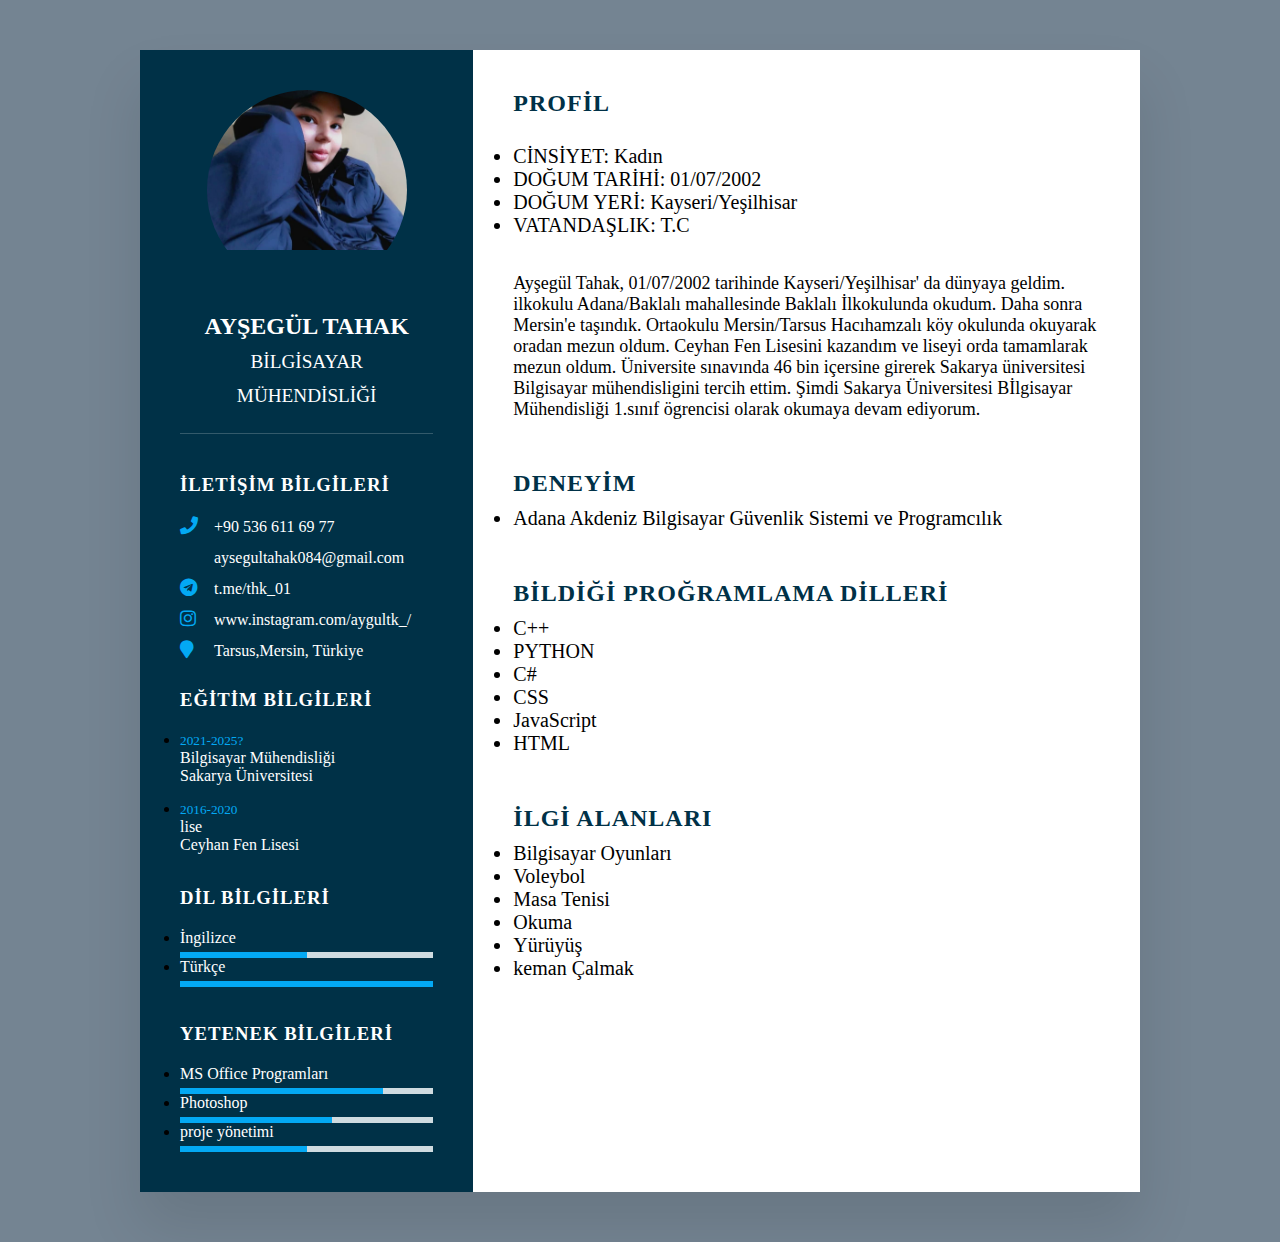
<file: CV/index.html>
<!DOCTYPE html>
<html lang="en">
<head> 
    <meta charset="UTF-8">
    <meta http-equiv="X-UA-Compatible" content="IE=edge">
    <meta name="viewport" content="width=device-width, initial-scale=1.0">
    <link rel="stylesheet" href="style.css">
    <link rel="stylesheet" href="https://cdnjs.cloudflare.com/ajax/libs/font-awesome/5.14.0/css/all.min.css">
    <title>CV</title>
</head>
<body>
    <div class="container">
        <div class="solTaraf">
            <div class="profileText">
                <div class="imgbox">
                    <img src="profil.jpg">
                </div>
                <h2>AYŞEGÜL TAHAK</br><span>BİLGİSAYAR MÜHENDİSLİĞİ</span></h2>
            </div>
            <div class="iletisimBilgisi">
                <h3 class="baslik">İLETİŞİM BİLGİLERİ</h3>
                <ul>
                    <li>
                        <span class="simge"><i class="fa fa-phone" aria-hidden="true"></i></span>
                        <span class="yazı">+90 536 611 69 77</span>
                    </li>
                    <li>
                        <span class="simge"><i class=" fab fa-envelope-o " aria-hidden="true"></i></span>
                        <span class="yazı">aysegultahak084@gmail.com</span>
                    </li>
                    <li>
                        <span class="simge"><i class="fab fa-telegram" aria-hidden="true"></i></span>
                        <span class="yazı">t.me/thk_01</span>
                    </li>
                    <li>
                        <span class="simge"><i class="fab fa-instagram" aria-hidden="true"></i></span>
                        <span class="yazı">www.instagram.com/aygultk_/</span>
                    </li>
                    <li>
                        <span class="simge"><i class="fa fa-map-marker" aria-hidden="true"></i></span>
                        <span class="yazı">Tarsus,Mersin, Türkiye</span>
                    </li>
               
                </ul>
            </div>
<br>
            <div class="iletisimBilgisi2">
                <h3 class="baslik">EĞİTİM BİLGİLERİ</h3>
                <ul>
                    <li>
                       <h5>2021-2025?</h5>
                       <h4>Bilgisayar Mühendisliği</h4>
                       <h4>Sakarya Üniversitesi</h4>
                    </li>
                    
                    <li>
                        <h5>2016-2020</h5>
                        <h4>lise</h4>
                        <h4>Ceyhan Fen Lisesi</h4>
                     </li>
                     
                </ul>
            </div>
<br>
            <div class="iletisimBilgisi3">
                <h3 class="baslik">DİL BİLGİLERİ</h3>
                <ul>
                    <li>
                       <span class="yazı">İngilizce</span>
                       <span class="yüzde">
                           <div style="width: 50%;"></div>
                       </span>
                    </li>
                    <li>
                        <span class="yazı">Türkçe</span>
                        <span class="yüzde">
                            <div style="width: 100%;"></div>
                        </span>
                     </li>
                     
                </ul>
            </div>
            <br><br>
            <div class="iletisimBilgisi4">
                <h3 class="baslik">YETENEK BİLGİLERİ</h3>
                <ul>
                    <li>
                       <span class="yazı">MS Office Programları</span>
                       <span class="yüzde">
                           <div style="width: 80%;"></div>
                       </span>
                    </li>
                    <li>
                        <span class="yazı">Photoshop</span>
                        <span class="yüzde">
                            <div style="width: 60%;"></div>
                        </span>
                     </li>
                     <li>
                        <span class="yazı">proje yönetimi</span>
                        <span class="yüzde">
                            <div style="width: 50%;"></div>
                        </span>
                     </li>
                     
                </ul>
            </div>
        </div>

        <div class="sagTaraf">
            <div class="hakkında">
                <h2 class="baslik2">PROFİL</h2><br>
                <ul>
                    <li>CİNSİYET:  Kadın</li>
                    <li>DOĞUM TARİHİ: 01/07/2002</li>
                    <li>DOĞUM YERİ: Kayseri/Yeşilhisar</li>
                    <li>VATANDAŞLIK: T.C</li>
                </ul>
                <br><br>
                <p>
                   Ayşegül Tahak, 01/07/2002 tarihinde Kayseri/Yeşilhisar' da dünyaya geldim.
                   ilkokulu Adana/Baklalı mahallesinde Baklalı İlkokulunda okudum. Daha sonra 
                   Mersin'e taşındık. Ortaokulu Mersin/Tarsus Hacıhamzalı köy okulunda okuyarak
                    oradan mezun oldum.
                   Ceyhan Fen Lisesini kazandım ve liseyi orda tamamlarak mezun oldum.
                 Üniversite sınavında 46 bin içersine girerek 
                   Sakarya üniversitesi Bilgisayar mühendisligini tercih ettim.
                    Şimdi Sakarya Üniversitesi Bİlgisayar Mühendisliği 1.sınıf ögrencisi 
                    olarak okumaya devam ediyorum.

                   
                </p>
            </div>
            <div class="hakkında">
                <h2 class="baslik2">DENEYİM</h2>
               <ul>
                   <li>
                       Adana Akdeniz Bilgisayar Güvenlik Sistemi ve Programcılık
                   </li>
               </ul>
            </div>
            <div class="hakkında">
                <h2 class="baslik2">BİLDİĞİ PROĞRAMLAMA DİLLERİ</h2>
               <ul>
                   <li>C++</li>
                   <li>PYTHON</li>
                   <li>C#</li>
                   <li>CSS</li>
                   <li>JavaScript</li>
                   <li>HTML</li>
               </ul>
           
               
            </div>

            <div class="hakkında">
                <h2 class="baslik2">İLGİ ALANLARI</h2>
                <ul>
                    <li>Bilgisayar Oyunları</li>
                    <li>Voleybol</li>
                    <li>Masa Tenisi</li>
                    <li>Okuma</li>
                    <li>Yürüyüş</li>
                    <li>keman Çalmak</li>
                </ul>
        </div>
    </div>
</body>
</html>
</file>
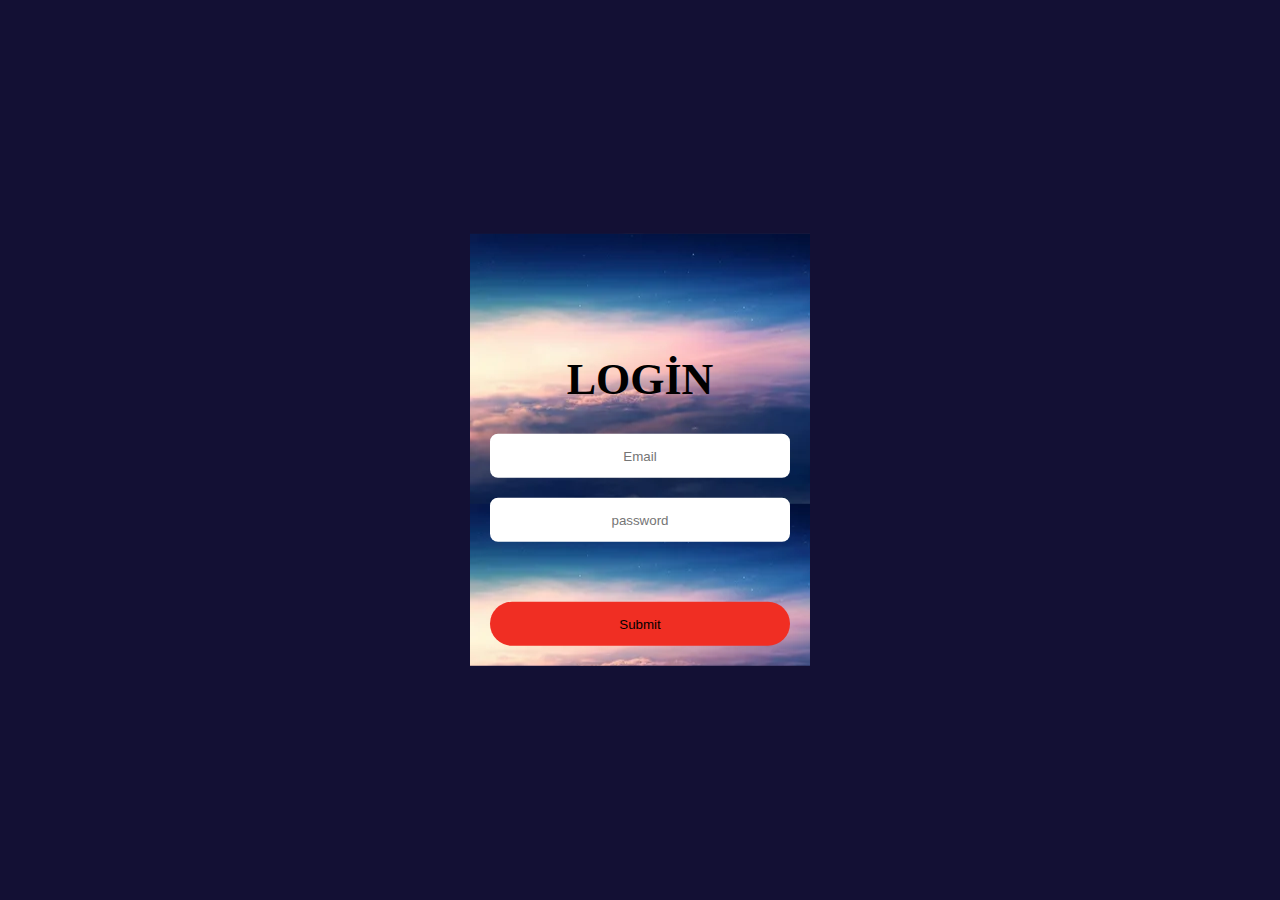
<file: giriş/index.html>
<!DOCTYPE html>
<html lang="en">
<head>
    <meta charset="UTF-8">
    <meta http-equiv="X-UA-Compatible" content="IE=edge">
    <meta name="viewport" content="width=device-width, initial-scale=1.0">
    <title>Giriş</title>
    <link rel="stylesheet" href="style.css">
</head>
<body>
    <div class="giris-form">
        <form action="index.html">
            <h1>LOGİN</h1>
            <input type="email" placeholder="Email" class="txt">
            <input type="password" placeholder="password" class="txt">
            <input type="submit" placeholder="giriş yap" class="giris-btn">
        </form>
    </div>
</body>
</html>
</file>
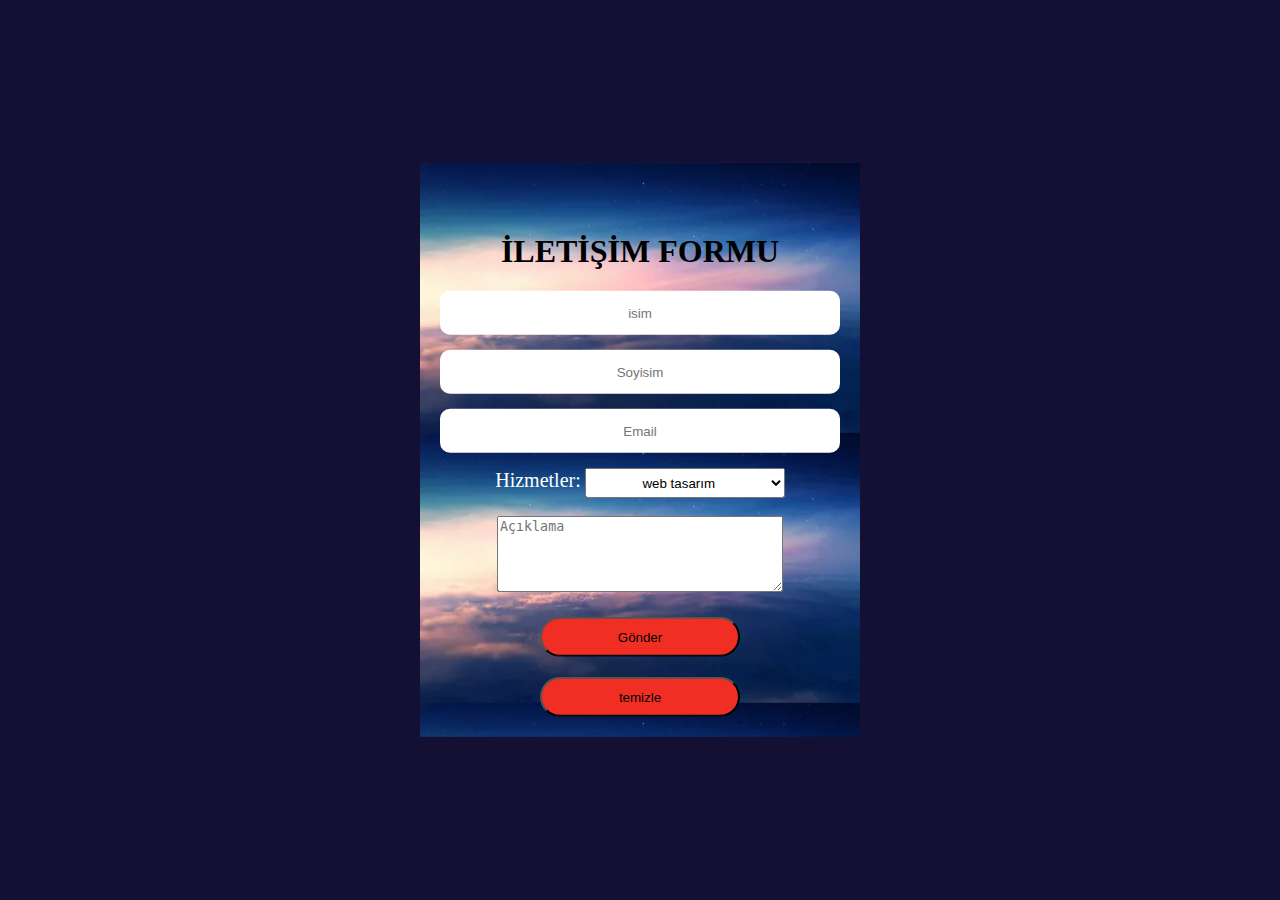
<file: iletişim/index.html>
<!DOCTYPE html>
<html lang="en">
<head>
    <meta charset="UTF-8">
    <meta http-equiv="X-UA-Compatible" content="IE=edge">
    <meta name="viewport" content="width=device-width, initial-scale=1.0">
    <title>iletişim</title>
    <link rel="stylesheet" href="style.css">
</head>
<body>
    <div class="container">
        <h1>İLETİŞİM FORMU</h1>
        <form action="iletişim.php" method="post" name="onay">
            <label class="a"></label>
            <input type="text" placeholder="isim" name="isim" >
            <label class="a"></label>
            <input type="text" placeholder="Soyisim" name="Soyisim">
            <label class="a"></label>
            <input type="text" placeholder="Email" name="email">
            <label>Hizmetler:</label>
            <select>
                <option>web tasarım</option>
                <option>html kodlama</option>
                <option>teknik servis</option>
            </select><br><br>
            <label></label>
            <textarea type="text" placeholder="Açıklama"></textarea>
            <br>
            <button type="submit">Gönder</button>
            <button type="reset">temizle</button>
        </form>
    </div>
</body>
</html>
</file>
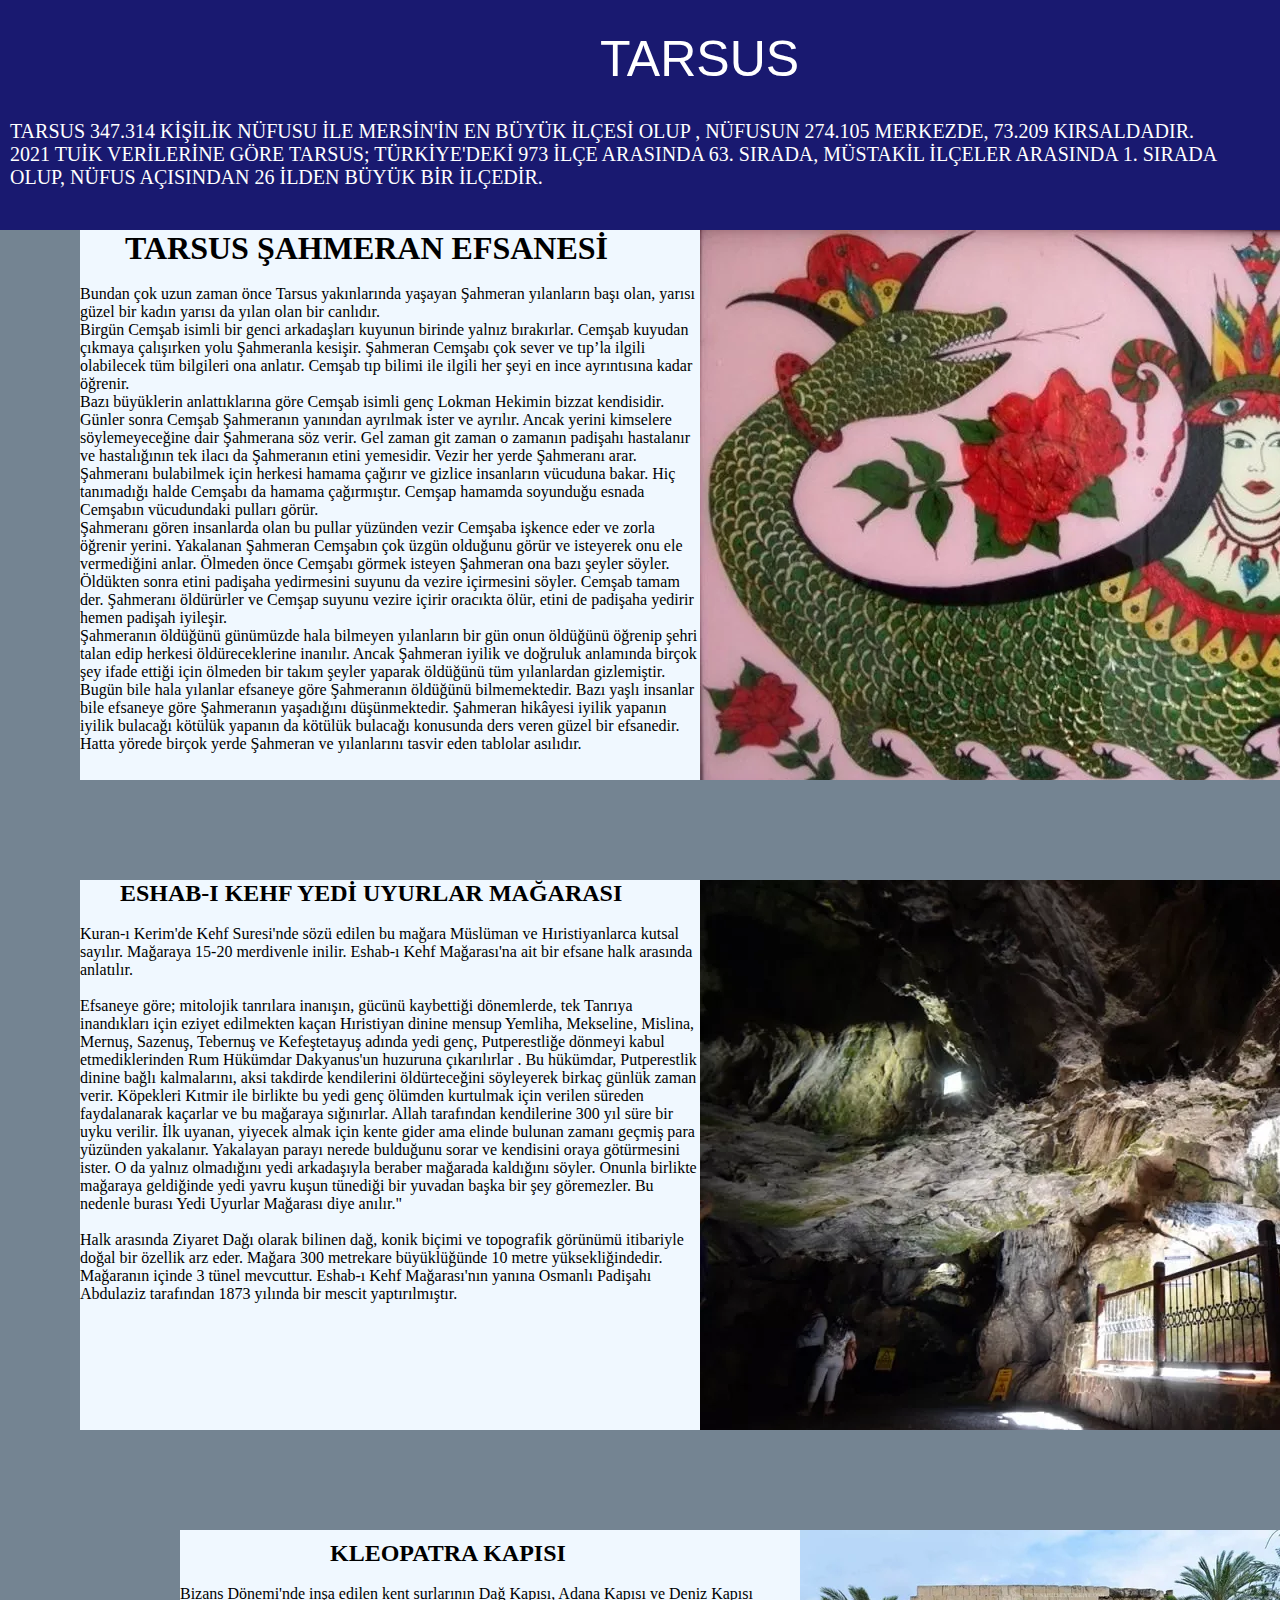
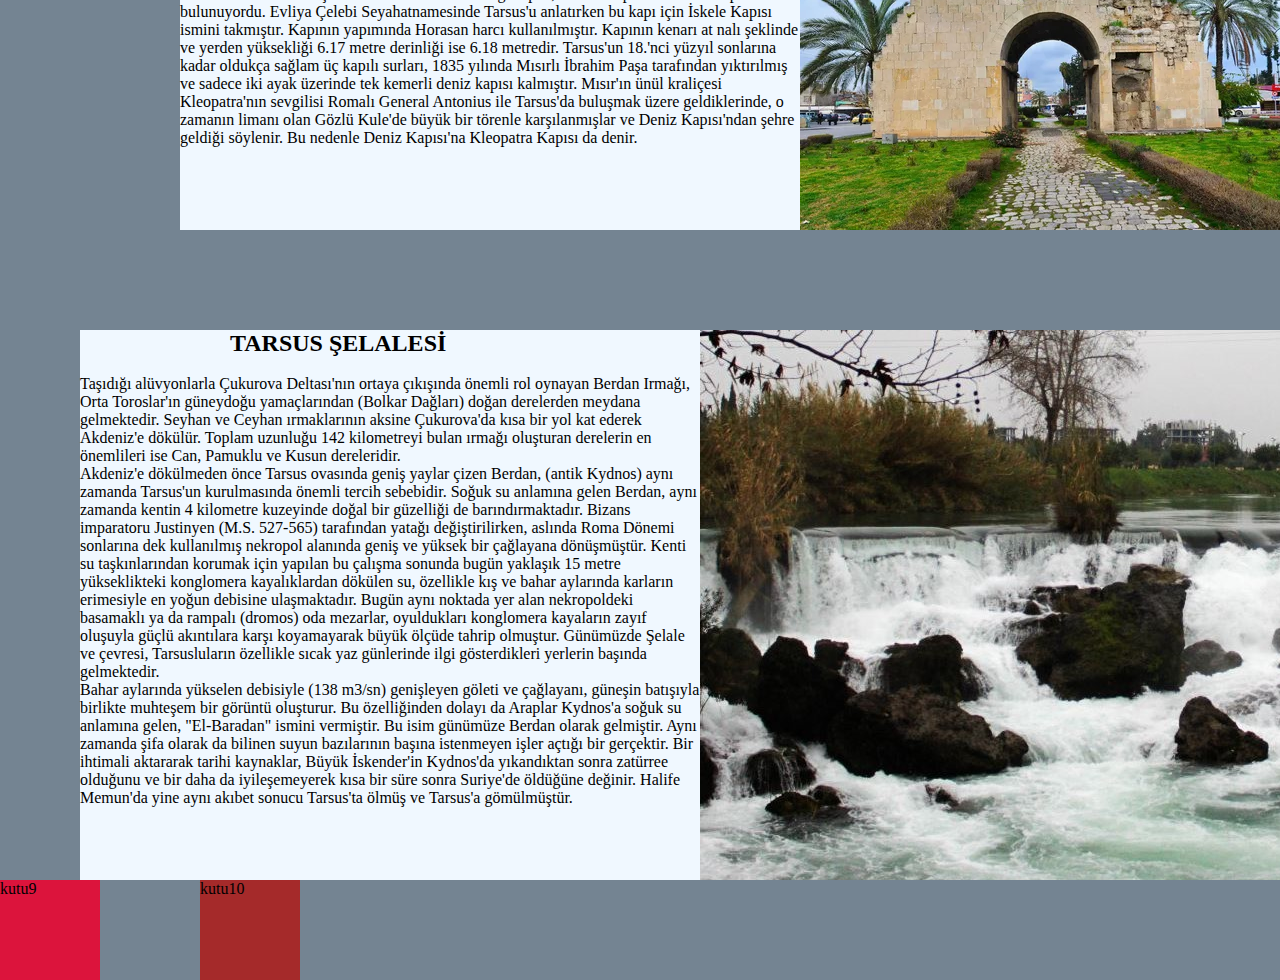
<file: web sitesi/index.html>
<!DOCTYPE html>
<html lang="en">
<head>
    <meta charset="UTF-8">
    <meta http-equiv="X-UA-Compatible" content="IE=edge">
    <meta name="viewport" content="width=device-width, initial-scale=1.0">
    <title>şehrim</title>
    <link rel="stylesheet" href="style.css">
   
</head>
<body>
     <div class="container">
         <div class="box0">TARSUS</div>
         <div class="box01"> TARSUS 347.314 KİŞİLİK NÜFUSU İLE MERSİN'İN EN BÜYÜK İLÇESİ OLUP
             , NÜFUSUN 274.105 MERKEZDE, 73.209 KIRSALDADIR.</br>2021 TUİK VERİLERİNE GÖRE TARSUS;
              TÜRKİYE'DEKİ 973 İLÇE ARASINDA 63. SIRADA, MÜSTAKİL İLÇELER ARASINDA 1. SIRADA OLUP,
               NÜFUS AÇISINDAN 26 İLDEN BÜYÜK BİR İLÇEDİR.</div>
         <div class="box1">
             <h1>TARSUS ŞAHMERAN EFSANESİ</h1>
         </br>
             <p>
                Bundan çok uzun zaman önce Tarsus yakınlarında yaşayan Şahmeran yılanların başı olan,
                 yarısı güzel bir kadın yarısı da yılan olan bir canlıdır.
             </br>
                Birgün Cemşab isimli bir genci arkadaşları kuyunun birinde yalnız bırakırlar.
                 Cemşab kuyudan çıkmaya çalışırken yolu Şahmeranla kesişir. Şahmeran Cemşabı çok
                  sever ve tıp’la ilgili olabilecek tüm bilgileri ona anlatır. Cemşab tıp bilimi
                   ile ilgili her şeyi en ince ayrıntısına kadar öğrenir.
            </br>
                Bazı büyüklerin anlattıklarına göre Cemşab isimli genç Lokman Hekimin 
                bizzat kendisidir.
            </br>
                Günler sonra Cemşab Şahmeranın yanından ayrılmak ister ve ayrılır.
                 Ancak yerini kimselere söylemeyeceğine dair Şahmerana söz verir. Gel zaman git
                  zaman o zamanın padişahı hastalanır ve hastalığının tek ilacı da Şahmeranın 
                  etini yemesidir. Vezir her yerde Şahmeranı arar. Şahmeranı bulabilmek için herkesi
                   hamama çağırır ve gizlice insanların vücuduna bakar. Hiç tanımadığı halde Cemşabı 
                   da hamama çağırmıştır. Cemşap hamamda soyunduğu esnada Cemşabın vücudundaki pulları
                    görür.
            </br>
                Şahmeranı gören insanlarda olan bu pullar yüzünden vezir Cemşaba işkence eder ve
                 zorla öğrenir yerini. Yakalanan Şahmeran Cemşabın çok üzgün olduğunu görür ve 
                 isteyerek onu ele vermediğini anlar. Ölmeden önce Cemşabı görmek isteyen Şahmeran 
                 ona bazı şeyler söyler. Öldükten sonra etini padişaha yedirmesini suyunu da vezire
                  içirmesini söyler. Cemşab tamam der. Şahmeranı öldürürler ve Cemşap suyunu vezire 
                  içirir oracıkta ölür, etini de padişaha yedirir hemen padişah iyileşir.
            </br>
            Şahmeranın öldüğünü günümüzde hala bilmeyen yılanların bir gün onun öldüğünü öğrenip şehri
             talan edip herkesi öldüreceklerine inanılır. Ancak Şahmeran iyilik ve doğruluk anlamında
              birçok şey ifade ettiği için ölmeden bir takım şeyler yaparak öldüğünü tüm yılanlardan
               gizlemiştir.
            Bugün bile hala yılanlar efsaneye göre Şahmeranın öldüğünü bilmemektedir. 
            Bazı yaşlı insanlar bile efsaneye göre Şahmeranın yaşadığını düşünmektedir.
             Şahmeran hikâyesi iyilik yapanın iyilik bulacağı kötülük yapanın da kötülük bulacağı 
             konusunda ders veren güzel bir efsanedir. Hatta yörede birçok yerde Şahmeran ve
              yılanlarını tasvir eden tablolar asılıdır.
                 
             </p>
         </div>
         <div class="box2"></div>
         <div class="box02"></div>
         <div class="box3">
             <h2>ESHAB-I KEHF YEDİ UYURLAR MAĞARASI</h2>
             <br>

             <p>
                Kuran-ı Kerim'de Kehf Suresi'nde sözü edilen bu mağara Müslüman ve
                 Hıristiyanlarca kutsal sayılır. Mağaraya 15-20 merdivenle inilir. 
                 Eshab-ı Kehf Mağarası'na ait bir efsane halk arasında anlatılır.
             </br></br>
                Efsaneye göre; mitolojik tanrılara inanışın, 
                gücünü kaybettiği dönemlerde, tek Tanrıya inandıkları için eziyet
                 edilmekten kaçan Hıristiyan dinine mensup Yemliha, Mekseline, Mislina, 
                 Mernuş, Sazenuş, Tebernuş ve Kefeştetayuş adında yedi genç, Putperestliğe 
                 dönmeyi kabul etmediklerinden Rum Hükümdar Dakyanus'un huzuruna çıkarılırlar
                 . Bu hükümdar, Putperestlik dinine bağlı kalmalarını, aksi takdirde kendilerini
                  öldürteceğini söyleyerek birkaç günlük zaman verir. Köpekleri Kıtmir ile birlikte
                   bu yedi genç ölümden kurtulmak için verilen süreden faydalanarak kaçarlar ve bu 
                   mağaraya sığınırlar. Allah tarafından kendilerine 300 yıl süre bir uyku verilir.
                    İlk uyanan, yiyecek almak için kente gider ama elinde bulunan zamanı geçmiş para
                     yüzünden yakalanır. Yakalayan parayı nerede bulduğunu sorar ve kendisini oraya 
                     götürmesini ister. O da yalnız olmadığını yedi arkadaşıyla beraber mağarada 
                     kaldığını söyler. Onunla birlikte mağaraya geldiğinde yedi yavru kuşun tünediği 
                     bir yuvadan başka bir şey göremezler. Bu nedenle burası Yedi Uyurlar Mağarası
                      diye anılır."
            </br></br>
                Halk arasında Ziyaret Dağı olarak bilinen dağ,
                 konik biçimi ve topografik görünümü itibariyle doğal bir özellik arz eder. Mağara
                  300 metrekare büyüklüğünde 10 metre yüksekliğindedir. Mağaranın içinde 3
                   tünel mevcuttur. Eshab-ı Kehf Mağarası'nın yanına Osmanlı Padişahı Abdulaziz
                    tarafından 1873 yılında bir mescit yaptırılmıştır.
             </p>
         </div>
         <div class="box4"></div>
         <div class="box5">
             <h2>KLEOPATRA KAPISI</h2>
             <br>
             <p>
                Bizans Dönemi'nde inşa edilen kent surlarının Dağ Kapısı, Adana Kapısı ve Deniz Kapısı
                 bulunuyordu. Evliya Çelebi Seyahatnamesinde Tarsus'u anlatırken bu kapı için İskele
                  Kapısı ismini takmıştır. Kapının yapımında Horasan harcı kullanılmıştır. Kapının 
                  kenarı at nalı şeklinde ve yerden yüksekliği 6.17 metre derinliği ise 6.18 metredir.
                   Tarsus'un 18.'nci yüzyıl sonlarına kadar oldukça sağlam üç kapılı surları, 1835
                    yılında Mısırlı İbrahim Paşa tarafından yıktırılmış ve sadece iki ayak üzerinde tek 
                    kemerli deniz kapısı kalmıştır. Mısır'ın ünül kraliçesi Kleopatra'nın sevgilisi Romalı 
                    General Antonius ile Tarsus'da buluşmak üzere geldiklerinde, o zamanın limanı olan Gözlü
                     Kule'de büyük bir törenle karşılanmışlar ve Deniz Kapısı'ndan şehre geldiği söylenir. Bu 
                     nedenle Deniz Kapısı'na Kleopatra Kapısı da denir.
             </p>
         </div>
         <div class="box6"></div>
         <div class="box7">
             <h2>TARSUS ŞELALESİ</h2></br>
             <p>
                Taşıdığı alüvyonlarla Çukurova Deltası'nın ortaya çıkışında önemli rol oynayan Berdan Irmağı,
                 Orta Toroslar'ın güneydoğu yamaçlarından (Bolkar Dağları) doğan derelerden meydana gelmektedir.
                Seyhan ve Ceyhan ırmaklarının aksine Çukurova'da kısa bir yol kat ederek Akdeniz'e dökülür. 
                Toplam uzunluğu 142 kilometreyi bulan ırmağı oluşturan derelerin en önemlileri ise Can, Pamuklu
                 ve Kusun dereleridir.</br>
                 Akdeniz'e dökülmeden önce Tarsus ovasında geniş yaylar çizen Berdan, (antik Kydnos) aynı
                 zamanda Tarsus'un kurulmasında önemli tercih sebebidir. Soğuk su anlamına gelen Berdan, aynı
                 zamanda kentin 4 kilometre kuzeyinde doğal bir güzelliği de barındırmaktadır. Bizans
                 imparatoru Justinyen (M.S. 527-565) tarafından yatağı değiştirilirken, aslında Roma Dönemi 
                sonlarına dek kullanılmış nekropol alanında geniş ve yüksek bir çağlayana dönüşmüştür. 
                Kenti su taşkınlarından korumak için yapılan bu çalışma sonunda bugün yaklaşık 15 metre
                 yükseklikteki konglomera kayalıklardan dökülen su, özellikle kış ve bahar aylarında
                  karların erimesiyle en yoğun debisine ulaşmaktadır. Bugün aynı noktada yer alan 
                  nekropoldeki basamaklı ya da rampalı (dromos) oda mezarlar, oyuldukları konglomera 
                  kayaların zayıf oluşuyla güçlü akıntılara karşı koyamayarak büyük ölçüde tahrip
               olmuştur. Günümüzde Şelale ve çevresi, Tarsusluların özellikle sıcak yaz günlerinde 
               ilgi gösterdikleri yerlerin başında gelmektedir.</br>
               Bahar aylarında yükselen debisiyle (138 m3/sn) genişleyen göleti ve çağlayanı,
                güneşin batışıyla birlikte muhteşem bir görüntü oluşturur. Bu özelliğinden dolayı
                 da Araplar Kydnos'a soğuk su anlamına gelen, "El-Baradan" ismini vermiştir.
                  Bu isim günümüze Berdan olarak gelmiştir. Aynı zamanda şifa olarak da bilinen 
                  suyun bazılarının başına istenmeyen işler açtığı bir gerçektir. Bir ihtimali 
                  aktararak tarihi kaynaklar, Büyük İskender'in Kydnos'da yıkandıktan sonra zatürree
                   olduğunu ve bir daha da iyileşemeyerek kısa bir süre sonra Suriye'de öldüğüne 
                   değinir. Halife Memun'da yine aynı akıbet sonucu Tarsus'ta ölmüş ve Tarsus'a 
                   gömülmüştür. 
             </p>
         </div>
         <div class="box8"></div>
         <div class="box9">kutu9</div>
         <div class="box10">kutu10</div>
     </div>
 
</body>
</html>
</file>
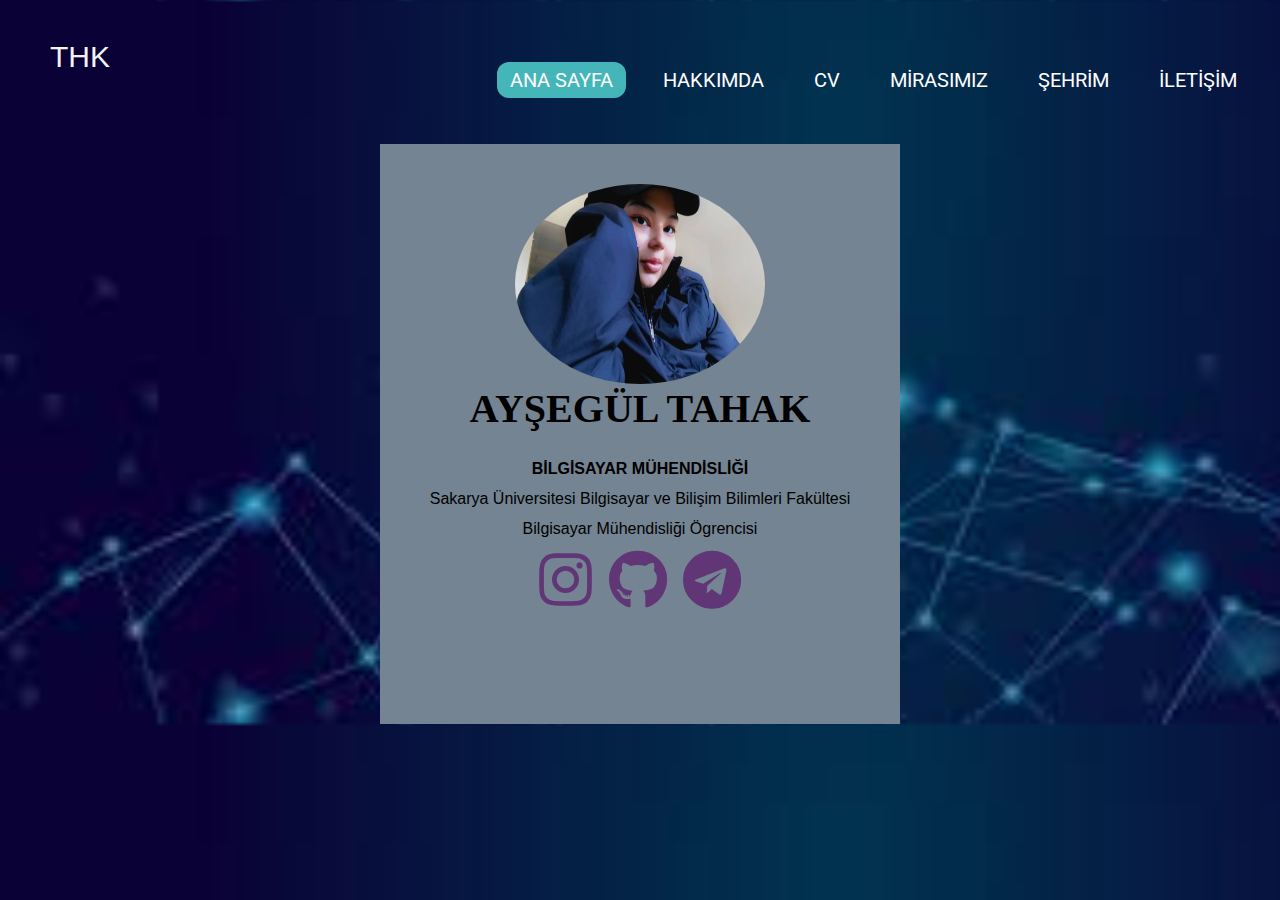
<file: web sitesi2/index.html>
<!DOCTYPE html>
<html lang="en">
<head>
    <meta charset="UTF-8">
    <meta http-equiv="X-UA-Compatible" content="IE=edge">
    <meta name="viewport" content="width=device-width, initial-scale=1.0">
    <title>web sitesi2</title>
    <link rel="stylesheet" href="style.css">
    <link rel="stylesheet" href="https://cdnjs.cloudflare.com/ajax/libs/font-awesome/5.14.0/css/all.min.css">
    <link href="https://cdn.jsdelivr.net/npm/bootstrap@5.1.3/dist/css/bootstrap.min.css" rel="stylesheet" integrity="sha384-1BmE4kWBq78iYhFldvKuhfTAU6auU8tT94WrHftjDbrCEXSU1oBoqyl2QvZ6jIW3" crossorigin="anonymous">
</head>
<body>
    <div class="container">
        <div class="navbar">
            <div class="logo">
                <a href="#">THK</a>
                
            </div>
            <ul>
                <li><a href="#" class="active">ANA SAYFA</a></li>
                <li><a href="#">HAKKIMDA</a></li>
                <li><a href="file:///C:/Users/LENOVO/OneDrive/Masa%C3%BCst%C3%BC/CV/index.html" target="_blank" >CV</a></li>
                <li><a href="#">MİRASIMIZ</a></li>
                <li><a href="file:///C:/Users/LENOVO/OneDrive/Masa%C3%BCst%C3%BC/web%20sitesi/index.html" target="_blank">ŞEHRİM</a></li>
                <li><a href="#">İLETİŞİM</a></li>

            </ul>
        </div>
    </div>
    <div class="box">
        <img src="profil.jpg">
        <h1>AYŞEGÜL TAHAK</h1><br/>
        <h4>BİLGİSAYAR MÜHENDİSLİĞİ</h4>
        <p>Sakarya Üniversitesi Bilgisayar ve Bilişim Bilimleri 
            Fakültesi Bilgisayar Mühendisliği Ögrencisi </p>
            <ul>
                <li><a href="https://www.instagram.com/aygultk_/"><i class="fab fa-instagram"></i></a></li>
                <li><a href="https://github.com/Aysegultahak"><i class="fab fa-github"></i></a></li>
                <li><a href="https://t.me/thk_01"><i class="fab fa-telegram"></i></a></li>
            </ul>
    </div>
</body>
</html>
</file>
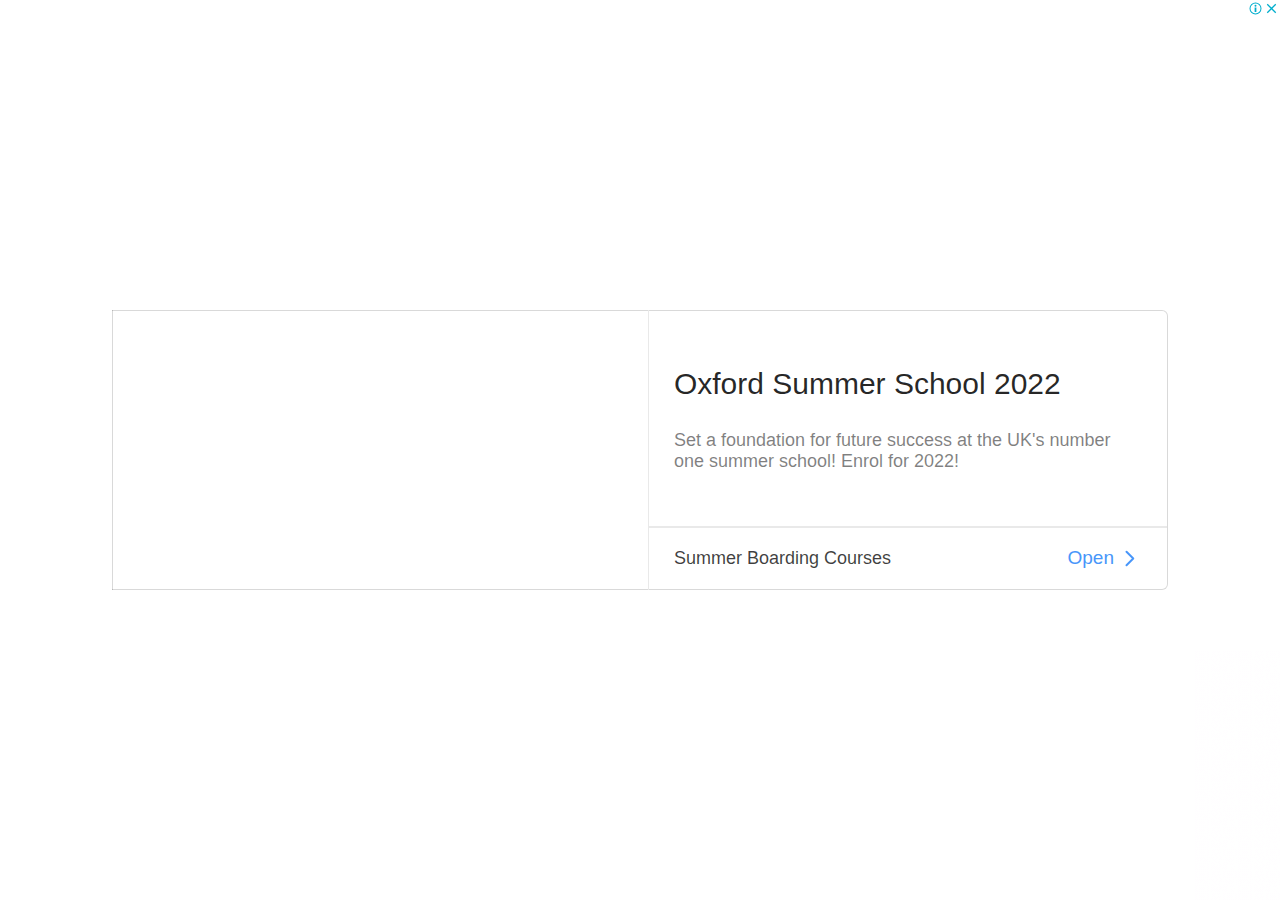
<file: web sitesi/Tarsus Nüfusu Mersin_files/ads(3).html>
<!DOCTYPE html>
<!-- saved from url=(1567)https://googleads.g.doubleclick.net/pagead/ads?client=ca-pub-1669785826962003&output=html&h=280&adk=1261624377&adf=4252096025&pi=t.aa~a.1644870369~i.2~rp.4&w=1056&fwrn=4&fwrnh=100&lmt=1651316840&num_ads=1&rafmt=1&armr=3&sem=mc&pwprc=4598257633&psa=0&ad_type=text_image&format=1056x280&url=https%3A%2F%2Fwww.nufusu.com%2Filce%2Ftarsus_mersin-nufusu&fwr=0&pra=3&rh=200&rw=1056&rpe=1&resp_fmts=3&wgl=1&fa=27&adsid=ChAI8LyzkwYQoIGoycntqMgwEjkAsQ34in8xKtqiRjHzH3HQ_TI0s5JWjan5vNHLA50LAzOyYKHeMekR6c2fdb1_KsaAK-kriwtya98&uach=[base64]..&dt=1651316840043&bpp=4&bdt=3496&idt=-M&shv=r20220427&mjsv=m202204260101&ptt=9&saldr=aa&abxe=1&cookie=ID%3D166d688251f02595-22e7bfcd86cd00fd%3AT%3D1651316839%3ART%3D1651316839%3AS%3DALNI_MZJb8o-QeZmj5MOooyaDKNijxOkPA&prev_fmts=0x0%2C1000x100%2C540x280&nras=2&correlator=4095428113207&frm=20&pv=1&ga_vid=492296821.1651316837&ga_sid=1651316839&ga_hid=1424448548&ga_fc=1&u_tz=180&u_his=1&u_h=768&u_w=1366&u_ah=728&u_aw=1366&u_cd=24&u_sd=0.9&dmc=8&adx=221&ady=2045&biw=1498&bih=730&scr_x=0&scr_y=0&eid=44759876%2C44759927%2C44759837&oid=2&pvsid=2407272428601155&pem=732&tmod=2015294941&wsm=1&uas=0&nvt=1&ref=https%3A%2F%2Fwww.yandex.com.tr%2F&eae=0&fc=1408&brdim=0%2C0%2C0%2C0%2C1366%2C0%2C1366%2C728%2C1517%2C730&vis=1&rsz=%7C%7Cs%7C&abl=NS&fu=128&bc=31&ifi=4&uci=a!4&btvi=1&fsb=1&xpc=xZRKDH4YDO&p=https%3A//www.nufusu.com&dtd=325 -->
<html lang="en"><head><meta http-equiv="Content-Type" content="text/html; charset=UTF-8"><script>var jscVersion = 'r20220427';</script><script>var google_casm=[];</script><style>HTML,BODY{height:100%;width:100%;margin:0;padding:0;overflow:hidden;}#mys-wrapper{height:100%;width:100%;overflow:hidden;position:absolute;top:0;left:0;align-items:center;display:flex;justify-content:center;line-height:normal;}#mys-overlay{height:100%;width:100%;overflow:hidden;position:absolute;top:0;left:0;box-sizing:border-box;pointer-events:none;z-index:1;display:none;}.mys-wrapper A,.mys-wrapper A:visited,.mys-wrapper A:hover,.mys-wrapper A:active{color:inherit;cursor:pointer;text-decoration:inherit;}[dir=rtl] .flip-on-rtl{transform:scale(-1,1);transform-origin:center;}#mys-content{flex-shrink:0;position:relative;overflow:hidden;z-index:0;}</style><script data-jc="36" data-jc-version="r20220427">(function(){(function(e){function c(){null!==this.parentNode&&this.parentNode.removeChild(this)}e.forEach(function(a){a.hasOwnProperty("remove")||Object.defineProperty(a,"remove",{configurable:!0,enumerable:!0,writable:!0,value:c})})})([Element.prototype,CharacterData.prototype,DocumentType.prototype]);try{var d=new window.CustomEvent("e");d.initCustomEvent("c",!0,!0,{});d.preventDefault();if(!0!==d.defaultPrevented)throw Error();}catch(e){var CustomEvent=function(c,a){a=a||{bubbles:!1,cancelable:!1,detail:void 0};var b=document.createEvent("CustomEvent");b.initCustomEvent(c,a.bubbles,a.cancelable,a.detail);var f=b.preventDefault;b.preventDefault=function(){f.call(this);try{Object.defineProperty(this,"defaultPrevented",{get:function(){return!0}})}catch(g){this.defaultPrevented=!0}};return b};CustomEvent.prototype= window.Event.prototype;window.CustomEvent=CustomEvent};}).call(this);</script><style x-ns-x5e88-l="banner" x-phase="assemble">.ns-x5e88-l-banner{opacity:.01;position:absolute;top:0;left:0;display:block;width:1056px;height:280px;}.ns-x5e88-e-0{box-sizing:border-box;display:flex;flex-direction:column;font-family:Google Sans,Roboto,Arial,sans-serif;font-size:10px;height:100%;width:100%;}.ns-x5e88-e-1{box-sizing:border-box;display:flex;align-items:center;flex-direction:row;flex:1 0 0;}.ns-x5e88-e-2,.ns-x5e88-e-24{display:block;}.ns-x5e88-e-3{display:block;flex-shrink:0;flex-grow:0;height:280px;max-width:800px;max-height:418px;}.ns-x5e88-e-4{box-sizing:border-box;width:1px;height:280px;}.ns-x5e88-e-5{display:flex;flex-direction:column;box-sizing:border-box;border-top:1px solid rgba(0,0,0,0.15);border-bottom:1px solid rgba(0,0,0,0.15);border-right:1px solid rgba(0,0,0,0.15);flex:1 0 0;height:100%;}.ns-x5e88-e-6{box-sizing:border-box;display:flex;flex-direction:column;flex:3.5 0 0;justify-content:center;}.ns-x5e88-e-7{box-sizing:border-box;display:flex;align-items:center;flex-direction:row;flex:5 0 0;}.ns-x5e88-e-8{box-sizing:border-box;display:flex;flex-direction:column;flex:10 0 0;height:100%;}.ns-x5e88-e-9,.ns-x5e88-e-15{box-sizing:border-box;flex:2 0 0;}.ns-x5e88-e-10{box-sizing:border-box;font-weight:500;line-height:1.3;}.ns-x5e88-e-12{box-sizing:border-box;flex:1 0 0;}.ns-x5e88-e-13{box-sizing:border-box;font-weight:300;line-height:1.2;}.ns-x5e88-e-16{box-sizing:border-box;height:1.3px;}.ns-x5e88-e-17{box-sizing:border-box;display:flex;align-items:center;flex-direction:row;overflow:visible;flex:1 0 0;}.ns-x5e88-e-18{display:block;position:absolute;bottom:0;overflow:visible;height:0;width:528px;left:528px;}.ns-x5e88-e-19{box-sizing:border-box;font-weight:400;line-height:1.3;max-height:2.6em;}.ns-x5e88-e-21{box-sizing:border-box;flex-grow:1;}.ns-x5e88-e-22{box-sizing:border-box;font-weight:500;line-height:1.3;max-height:1.3em;padding-right:3px;}.ns-x5e88-e-25{box-sizing:border-box;}.ns-x5e88-e-26{flex-shrink:0;flex-grow:0;display:block;border:none;}.ns-x5e88-e-27{flex-shrink:0;flex-grow:0;display:block;border:none;position:relative;top:-100%;}.ns-x5e88-e-28{box-sizing:border-box;position:absolute;height:1px;width:536px;}.ns-x5e88-e-29{box-sizing:border-box;position:absolute;height:1px;width:536px;bottom:0px;}.ns-x5e88-e-30{box-sizing:border-box;position:absolute;width:1px;height:280px;}.ns-x5e88-v-0 .ns-x5e88-e-6{padding:0 25px;}.ns-x5e88-v-0 .ns-x5e88-e-9,.ns-x5e88-v-0 .ns-x5e88-e-15{min-height:10px;}.ns-x5e88-v-0 .ns-x5e88-e-10{font-size:30px;}.ns-x5e88-v-0 .ns-x5e88-e-12{min-height:6px;}.ns-x5e88-v-0 .ns-x5e88-e-13,.ns-x5e88-v-0 .ns-x5e88-e-19{font-size:18px;}.ns-x5e88-v-0 .ns-x5e88-e-17{height:20px;padding:0 25px;}.ns-x5e88-v-0 .ns-x5e88-e-22{font-size:19px;}.ns-x5e88-v-0 .ns-x5e88-e-25,.ns-x5e88-v-0 .ns-x5e88-e-26,.ns-x5e88-v-0 .ns-x5e88-e-27{height:25px;}</style><style x-ns-x5e88-l="banner" x-phase="decorate">.ns-x5e88-l-banner{opacity:1;position:relative;}@keyframes frameScroll{0%,22%{transform:translateY(25%);}28%,72%{transform:translateY(-25%);}78%,100%{transform:translateY(25%);}}@keyframes frameFade1{0%,22%{opacity:1;}28%,72%{opacity:0;}78%,100%{opacity:1;}}@keyframes frameFade2{0%,22%{opacity:0;}28%,72%{opacity:1;}78%,100%{opacity:0;}} .skyscraper-height-container{height:22.4px;flex-grow:0;justify-content:space-between;} .bar-clickable-container{height:22.4px;flex-grow:0;} .non-skyscraper-category .bar-clickable-container{height:61.6px;} @keyframes hide_button_animation{0%{opacity:1;}100%{opacity:0;}} @keyframes show_button_animation{0%{opacity:0;}100%{opacity:1;}} @keyframes button_animation{0%{background-color:#fff;color:#4896fa;}100%{background-color:#4896fa;color:#fff;}} @keyframes url_animation{0%{color:rgba(0,0,0,0.75);}100%{color:#fff;}} .viewport-entered .ns-x5e88-l-banner .common-animation-pattern.url-container{animation-name:url_animation;} .viewport-entered .ns-x5e88-l-banner .common-animation-pattern.button-container{animation-name:button_animation;} .viewport-entered .ns-x5e88-l-banner .common-animation-pattern.white-button{animation-name:hide_button_animation;} .viewport-entered .ns-x5e88-l-banner .common-animation-pattern.highlight-button{animation-name:show_button_animation;} .ns-x5e88-l-banner .common-animation-pattern{animation-duration:.25s;animation-fill-mode:both;animation-timing-function:ease-out;animation-delay:1.8s;} @media only screen and (prefers-reduced-motion),(hover:hover){.skyscraper-height-container{flex-grow:1;justify-content:flex-start;}.bar-clickable-container{height:0;}.non-skyscraper-category .bar-clickable-container{height:0;}.viewport-entered .ns-x5e88-l-banner .common-animation-pattern.url-container{animation-name:none;}.viewport-entered .ns-x5e88-l-banner .common-animation-pattern.button-container{animation-name:none;}.viewport-entered .ns-x5e88-l-banner .common-animation-pattern.white-button{animation-name:none;}.viewport-entered .ns-x5e88-l-banner .common-animation-pattern.highlight-button{animation-name:none;}}.ns-x5e88-e-0{background-color:#fff;}.ns-x5e88-e-3{background-repeat:no-repeat;background-size:contain;}.ns-x5e88-e-4,.ns-x5e88-e-16{background-color:#e9e9e9;}.ns-x5e88-e-5{border-top-right-radius:6px;border-bottom-right-radius:6px;}.ns-x5e88-e-10{color:rgba(0,0,0,0.85);font-family:"Google Sans", "Roboto",Google Sans,Roboto,Arial,sans-serif;}.ns-x5e88-e-11,.ns-x5e88-e-14,.ns-x5e88-e-20,.ns-x5e88-e-23{white-space:nowrap;}.ns-x5e88-e-13{color:rgba(0,0,0,0.5);font-family:"Google Sans", "Roboto",Google Sans,Roboto,Arial,sans-serif;font-weight:400;}.ns-x5e88-e-18{color:transparent;}.ns-x5e88-e-19{color:rgba(0,0,0,0.75);font-family:"Google Sans", "Roboto",Google Sans,Roboto,Arial,sans-serif;}.ns-x5e88-e-22{color:#4896fa;background-color:#fff;font-family:"Google Sans", "Roboto",Google Sans,Roboto,Arial,sans-serif;}.ns-x5e88-e-26{background-color:transparent;border-radius:50%;background-image:url([data-uri]);}.ns-x5e88-e-27{background-color:transparent;border-radius:50%;background-image:url([data-uri]);}.ns-x5e88-e-28,.ns-x5e88-e-29,.ns-x5e88-e-30{background-color:rgba(0,0,0,0.15);}.ns-x5e88-e-3{background-image:url(https://tpc.googlesyndication.com/simgad/5727087964828910853/downsize_200k_v1?w=600&h=314);}</style><link as="style" data-reload-stylesheet="true" href="./css(1)" rel="preload"><script></script><script data-jc="55" data-jc-version="r20220427">(function(){/*  Copyright The Closure Library Authors. SPDX-License-Identifier: Apache-2.0 */ var f="function"==typeof Object.create?Object.create:function(a){function b(){}b.prototype=a;return new b},g;if("function"==typeof Object.setPrototypeOf)g=Object.setPrototypeOf;else{var h;a:{var l={a:!0},m={};try{m.__proto__=l;h=m.a;break a}catch(a){}h=!1}g=h?function(a,b){a.__proto__=b;if(a.__proto__!==b)throw new TypeError(a+" is not extensible");return a}:null}var n=g,p=this||self;var q=Array.prototype.forEach?function(a,b){Array.prototype.forEach.call(a,b,void 0)}:function(a,b){for(var c=a.length,d="string"===typeof a?a.split(""):a,e=0;e<c;e++)e in d&&b.call(void 0,d[e],e,a)};function t(a,b){this.g=b===u?a:""}t.prototype.i=!0;t.prototype.h=function(){return this.g.toString()};t.prototype.toString=function(){return this.g.toString()};function v(a){return a instanceof t&&a.constructor===t?a.g:"type_error:SafeUrl"}var w=/^(?:(?:https?|mailto|ftp):|[^:/?#]*(?:[/?#]|$))/i,u={};/*  SPDX-License-Identifier: Apache-2.0 */ var x={};function y(){}function z(a){this.g=a}z.prototype=f(y.prototype);z.prototype.constructor=z;if(n)n(z,y);else for(var A in y)if("prototype"!=A)if(Object.defineProperties){var B=Object.getOwnPropertyDescriptor(y,A);B&&Object.defineProperty(z,A,B)}else z[A]=y[A];z.prototype.toString=function(){return this.g};var C=new z("about:invalid#zTSz",x);function D(a){if(a instanceof y)if(a instanceof z)a=a.g;else throw Error("");else a=v(a);return a};function E(a,b,c){if(Array.isArray(b))for(var d=0;d<b.length;d++)E(a,String(b[d]),c);else null!=b&&c.push(a+(""===b?"":"="+encodeURIComponent(String(b))))};function F(a,b,c,d,e){if(e)c=a+("&"+b+"="+c);else{var k="&"+b+"=",r=a.indexOf(k);0>r?c=a+k+c:(r+=k.length,k=a.indexOf("&",r),c=0<=k?a.substring(0,r)+c+a.substring(k):a.substring(0,r)+c)}return 2E3<c.length?void 0!==d?F(a,b,d,void 0,e):a:c};var G=window;function H(a){this.j=a}function I(a){return new H(function(b){return b.substr(0,a.length+1).toLowerCase()===a+":"})}var J=new H(function(a){return/^[^:]*([/?#]|$)/.test(a)}),K=I("http"),L=I("https"),M=I("ftp"),N=I("mailto"),O=[I("data"),K,L,N,M,J];var P=[K,L,N,M,J,I("market"),I("itms"),I("intent"),I("itms-appss")]; function Q(){var a=(aa()?"http:":"https:")+"//pagead2.googlesyndication.com/pagead/gen_204";return function(b){b={id:"unsafeurl",ctx:600,url:b};var c=[];for(d in b)E(d,b[d],c);var d=c.join("&");if(d){b=a.indexOf("#");0>b&&(b=a.length);c=a.indexOf("?");if(0>c||c>b){c=b;var e=""}else e=a.substring(c+1,b);b=[a.slice(0,c),e,a.slice(b)];c=b[1];b[1]=d?c?c+"&"+d:d:c;d=b[0]+(b[1]?"?"+b[1]:"")+b[2]}else d=a;navigator.sendBeacon&&navigator.sendBeacon(d,"")}};function aa(){var a=void 0===a?G:a;return"http:"===a.location.protocol};var R=null;function S(){var a=void 0===a?p:a;return(a=a.performance)&&a.now&&a.timing?Math.floor(a.now()+a.timing.navigationStart):Date.now()}function T(){var a=void 0===a?p:a;return(a=a.performance)&&a.now?a.now():null};function ba(a,b){var c=T()||S();this.label=a;this.type=b;this.value=c;this.duration=0;this.uniqueId=Math.random();this.taskId=this.slotId=void 0};var U=p.performance,ca=!!(U&&U.mark&&U.measure&&U.clearMarks),V=function(a){var b=!1,c;return function(){b||(c=a(),b=!0);return c}}(function(){var a;if(a=ca){var b;if(null===R){R="";try{a="";try{a=p.top.location.hash}catch(c){a=p.location.hash}a&&(R=(b=a.match(/\bdeid=([\d,]+)/))?b[1]:"")}catch(c){}}b=R;a=!!b.indexOf&&0<=b.indexOf("1337")}return a}); function W(){var a=window;this.g=[];this.i=a||p;var b=null;a&&(a.google_js_reporting_queue=a.google_js_reporting_queue||[],this.g=a.google_js_reporting_queue,b=a.google_measure_js_timing);this.h=V()||(null!=b?b:1>Math.random())}function da(a){a&&U&&V()&&(U.clearMarks("goog_"+a.label+"_"+a.uniqueId+"_start"),U.clearMarks("goog_"+a.label+"_"+a.uniqueId+"_end"))}W.prototype.start=function(a,b){if(!this.h)return null;a=new ba(a,b);b="goog_"+a.label+"_"+a.uniqueId+"_start";U&&V()&&U.mark(b);return a}; W.prototype.end=function(a){if(this.h&&"number"===typeof a.value){a.duration=(T()||S())-a.value;var b="goog_"+a.label+"_"+a.uniqueId+"_end";U&&V()&&U.mark(b);!this.h||2048<this.g.length||this.g.push(a)}};var X=new W;function Y(){window.google_measure_js_timing||(X.h=!1,X.g!=X.i.google_js_reporting_queue&&(V()&&q(X.g,da),X.g.length=0))}"number"!==typeof window.google_srt&&(window.google_srt=Math.random());if("complete"==window.document.readyState)Y();else if(X.h){var ea=function(){Y()},Z=window;Z.addEventListener&&Z.addEventListener.call(Z,"load",ea,!1)};window.bgz=function(a){if(a=document.getElementById(a)){var b=F(a.href,"bg","10");var c=Q();if(!(b instanceof t)){var d=P;d=void 0===d?O:d;b:{d=void 0===d?O:d;for(var e=0;e<d.length;++e){var k=d[e];if(k instanceof H&&k.j(b)){d=new z(b,x);break b}}d=void 0}d=d||C;d===C&&c(b);b=new t(D(d),u)}b instanceof t||b instanceof t||(b="object"==typeof b&&b.i?b.h():String(b),w.test(b)||(b="about:invalid#zClosurez"),b=new t(b,u));a.href=v(b)}};}).call(this);</script><script data-jc="53" data-jc-version="r20220427">(function(){/*  Copyright The Closure Library Authors. SPDX-License-Identifier: Apache-2.0 */ var e=this||self;var h=Array.prototype.indexOf?function(a,b){return Array.prototype.indexOf.call(a,b,void 0)}:function(a,b){if("string"===typeof a)return"string"!==typeof b||1!=b.length?-1:a.indexOf(b,0);for(var c=0;c<a.length;c++)if(c in a&&a[c]===b)return c;return-1},m=Array.prototype.forEach?function(a,b){Array.prototype.forEach.call(a,b,void 0)}:function(a,b){for(var c=a.length,d="string"===typeof a?a.split(""):a,f=0;f<c;f++)f in d&&b.call(void 0,d[f],f,a)};/*  SPDX-License-Identifier: Apache-2.0 */ function n(a){var b=!1,c;return function(){b||(c=a(),b=!0);return c}};var p={Event:{l:"click",J:"dblclick",j:"mousedown",ca:"mouseup",ba:"mouseover",aa:"mouseout",$:"mousemove",Y:"mouseenter",Z:"mouseleave",ya:"touchstart",xa:"touchmove",wa:"touchend",va:"touchcancel",S:"keypress",o:"keydown",T:"keyup",L:"deviceorientation",da:"MozOrientation",K:"devicemotion",ka:"orientationchange",la:"pagehide",ma:"pageshow",D:"beforeunload",F:"blur",H:"contextmenu",m:"DOMContentLoaded",N:"error",O:"focus",P:"hashchange",R:"help",s:"load",W:"losecapture",X:"message",fa:"msvisibilitychange", ea:"mozvisibilitychange",na:"popstate",pa:"readystatechange",qa:"resize",ra:"scroll",ta:"storage",ua:"submit",Aa:"unload",Ca:"visibilitychange",Ea:"webkitvisibilitychange",za:"transitionend",Da:"webkitTransitionEnd",G:"change",V:"loadstart",oa:"progress",B:"abort",U:"loadend",I:"crash",ia:"onshow",ha:"onhide",ga:"onAdVisibilityChanged",M:"DOMNodeRemoved",Ba:"viewableChange",C:"animationend",sa:"securitypolicyviolation"},u:{capture:!0},ja:{passive:!0}}; p.v=n(function(){var a=!1;try{var b=Object.defineProperty({},"passive",{get:function(){a=!0}});e.addEventListener("test",null,b)}catch(c){}return a});function q(a){return a?a.passive&&p.v()?a:a.capture||!1:!1}p.i=function(a,b,c,d){return a.addEventListener?(a.addEventListener(b,c,q(d)),!0):!1};p.Ga=function(a,b,c,d){return a.removeEventListener?(a.removeEventListener(b,c,q(d)),!0):!1}; p.Fa=function(a,b,c){c=void 0===c?{}:c;if("function"===typeof window.CustomEvent)var d=new CustomEvent(b,c);else d=document.createEvent("CustomEvent"),d.initCustomEvent(b,!!c.bubbles,!!c.cancelable,c.detail);a.dispatchEvent(d)};function r(a,b){if(!a||!b)return!1;if(a.contains&&1==b.nodeType)return a==b||a.contains(b);if("undefined"!=typeof a.compareDocumentPosition)return a==b||!!(a.compareDocumentPosition(b)&16);for(;b&&a!=b;)b=b.parentNode;return b==a};var t=document;var v=null;function w(){var a=void 0===a?e:a;return(a=a.performance)&&a.now&&a.timing?Math.floor(a.now()+a.timing.navigationStart):Date.now()}function x(){var a=void 0===a?e:a;return(a=a.performance)&&a.now?a.now():null};function z(a,b){var c=x()||w();this.label=a;this.type=b;this.value=c;this.duration=0;this.uniqueId=Math.random();this.taskId=this.slotId=void 0};var A=e.performance,B=!!(A&&A.mark&&A.measure&&A.clearMarks),E=n(function(){var a;if(a=B){var b;if(null===v){v="";try{a="";try{a=e.top.location.hash}catch(c){a=e.location.hash}a&&(v=(b=a.match(/\bdeid=([\d,]+)/))?b[1]:"")}catch(c){}}b=v;a=!!b.indexOf&&0<=b.indexOf("1337")}return a}); function F(){var a=window;this.g=[];this.A=a||e;var b=null;a&&(a.google_js_reporting_queue=a.google_js_reporting_queue||[],this.g=a.google_js_reporting_queue,b=a.google_measure_js_timing);this.h=E()||(null!=b?b:1>Math.random())}function G(a){a&&A&&E()&&(A.clearMarks("goog_"+a.label+"_"+a.uniqueId+"_start"),A.clearMarks("goog_"+a.label+"_"+a.uniqueId+"_end"))}F.prototype.start=function(a,b){if(!this.h)return null;a=new z(a,b);b="goog_"+a.label+"_"+a.uniqueId+"_start";A&&E()&&A.mark(b);return a}; F.prototype.end=function(a){if(this.h&&"number"===typeof a.value){a.duration=(x()||w())-a.value;var b="goog_"+a.label+"_"+a.uniqueId+"_end";A&&E()&&A.mark(b);!this.h||2048<this.g.length||this.g.push(a)}};var H=new F;function I(){window.google_measure_js_timing||(H.h=!1,H.g!=H.A.google_js_reporting_queue&&(E()&&m(H.g,G),H.g.length=0))}"number"!==typeof window.google_srt&&(window.google_srt=Math.random());"complete"==window.document.readyState?I():H.h&&(0,p.i)(window,p.Event.s,function(){I()});function J(a,b,c,d,f){window.css?window.css(b,c,d,f,void 0):a&&(b=a.href,f?d=b+("&"+c+"="+d):(f="&"+c+"=",c=b.indexOf(f),0>c?d=b+f+d:(c+=f.length,f=b.indexOf("&",c),d=0<=f?b.substring(0,c)+d+b.substring(f):b.substring(0,c)+d)),a.href=2E3<d.length?b:d)};var K=!1,L=!1,M=null;function N(){var a;null==(a=p.i)||a.call(p,document,p.Event.l,function(b){M=b},p.u)}function O(){var a=M;return a?K||L?!1:(a.preventDefault?a.preventDefault():a.returnValue=!1,!0):!1}function P(){(0,p.i)(document,p.Event.j,function(){K=!0});(0,p.i)(document,p.Event.o,function(){L=!0});N()};function Q(a,b){b=void 0===b?17:b;if(0>b||Math.floor(b)!==b)b=17;R(a,b)}function S(a,b){R(a,b||1)}function T(a){R(a,2)}function aa(a,b){R(a,b||0)}var U={},V=!0;function R(a,b){var c;if(c=V)void 0===U[a]&&(U[a]=[]),(c=U[a][b])||(U[a][b]=!0);c||J(document.getElementById(a),a,"nb",b,V)};function ba(){var a=this;this.g=this.h=null;t.addEventListener&&t.addEventListener(p.Event.j,function(b){a.h=b},!0);(0,p.i)(t,p.Event.m,function(){a.g=t.getElementById("common_15click_anchor")})}function W(a,b,c){var d=a.id||"";J(a,d,"nx",b);J(a,d,"ny",c)};var ca=[0,2,1],X=null;function Y(a){if(a){var b;if(b=window.event||X){var c;(c=b.which?1<<ca[b.which-1]:b.button)&&b.shiftKey&&(c|=8);c&&b.altKey&&(c|=16);c&&b.ctrlKey&&(c|=32);b=c}else b=null;b&&J(a,a.id,"mb",b)}}document.addEventListener&&document.addEventListener("mousedown",function(a){X=a},!0);window.mb=Y;var Z={};function da(a,b,c){b=void 0===b?2:b;c=(c=void 0===c?"":c)?c:a;1!==b&&(void 0===Z[c]?Z[c]=1:Z[c]++);0!==b&&Z[c]&&J(document.getElementById(a),a,"nm",Z[c])};window.init_ssb=function(a,b,c,d,f,ea){var l=window;a&&(P(),l.accbk=O);b&&(ea&&(V=!1),l.cla=Q,l.cll=S,l.clb=T,l.clh=aa);if(c){var y=new ba;l.xy=function(g,C,k){k=k||C;var u=g||y.h;if(u&&C&&k&&!r(y.g,u.target)&&(g=t.querySelector("a.one-point-five-click.rhbutton"),!g||(g.classList?g.classList.contains("preexpanded"):0<=h(g.classList?g.classList:("string"==typeof g.className?g.className:g.getAttribute&&g.getAttribute("class")||"").match(/\S+/g)||[],"preexpanded"))||!r(g,u.target))){var D=Math.round(u.clientX- k.offsetLeft);k=Math.round(u.clientY-k.offsetTop);W(C,D,k);y.g&&W(y.g,D,k);g&&W(g,D,k)}}}d&&(l.mb=Y);f&&(l.ss=da)};}).call(this);</script><script>init_ssb(true,true,true,true,true,false);</script><script>if (typeof(ss) === "undefined") { ss = function(){}; }function st(id) {var a = document.getElementById(id);if (a) {xy(window.event, a);mb(a);}bgz(id);}function ha(a,x){  clh(a,x);if (accbk()) return;bgz(a);}function hb(u) {return bgy(u);}function ia(a,e,x) {if (accbk()) return;cll(a,x);bgz(a);}function ja(a,x) {if (accbk()) return;cla(a,x);bgz(a);}function ga(o,e,x) {if (document.getElementById) {var a=o.id.substring(1),p="",r="",g=e.target,t,f,h;if (g) {t=g.id;f=g.parentNode;if (f) {p=f.id;h=f.parentNode;if (h)r=h.id;}} else {h=e.srcElement;f=h.parentNode;if (f)p=f.id;t=h.id;}if (t==a||p==a||r==a)return true;ia(a,e,x);top.location.href=document.getElementById(a).href;}}</script><script>window.dicnf = {};</script><script data-jc="42" data-jc-version="r20220427" data-jc-flags="[&quot;x%278446&#39;9efotm(&amp;20067;&gt;8&amp;&gt;`dopb/%&lt;1732261!=|vqc)!7201061?&#39;9efotmy&quot;]">(function(){/*  Copyright The Closure Library Authors. SPDX-License-Identifier: Apache-2.0 */ function aa(a){var b=0;return function(){return b<a.length?{done:!1,value:a[b++]}:{done:!0}}}var ba="function"==typeof Object.defineProperties?Object.defineProperty:function(a,b,c){if(a==Array.prototype||a==Object.prototype)return a;a[b]=c.value;return a}; function ca(a){a=["object"==typeof globalThis&&globalThis,a,"object"==typeof window&&window,"object"==typeof self&&self,"object"==typeof global&&global];for(var b=0;b<a.length;++b){var c=a[b];if(c&&c.Math==Math)return c}throw Error("Cannot find global object");}var t=ca(this);function v(a,b){if(b)a:{var c=t;a=a.split(".");for(var d=0;d<a.length-1;d++){var h=a[d];if(!(h in c))break a;c=c[h]}a=a[a.length-1];d=c[a];b=b(d);b!=d&&null!=b&&ba(c,a,{configurable:!0,writable:!0,value:b})}} v("Symbol",function(a){function b(k){if(this instanceof b)throw new TypeError("Symbol is not a constructor");return new c(d+(k||"")+"_"+h++,k)}function c(k,e){this.g=k;ba(this,"description",{configurable:!0,writable:!0,value:e})}if(a)return a;c.prototype.toString=function(){return this.g};var d="jscomp_symbol_"+(1E9*Math.random()>>>0)+"_",h=0;return b});function da(a){var b="undefined"!=typeof Symbol&&Symbol.iterator&&a[Symbol.iterator];return b?b.call(a):{next:aa(a)}} var ea="function"==typeof Object.assign?Object.assign:function(a,b){for(var c=1;c<arguments.length;c++){var d=arguments[c];if(d)for(var h in d)Object.prototype.hasOwnProperty.call(d,h)&&(a[h]=d[h])}return a};v("Object.assign",function(a){return a||ea});var ia="function"==typeof Object.create?Object.create:function(a){function b(){}b.prototype=a;return new b},w; if("function"==typeof Object.setPrototypeOf)w=Object.setPrototypeOf;else{var x;a:{var ja={a:!0},ka={};try{ka.__proto__=ja;x=ka.a;break a}catch(a){}x=!1}w=x?function(a,b){a.__proto__=b;if(a.__proto__!==b)throw new TypeError(a+" is not extensible");return a}:null}var la=w; function A(a,b){a.prototype=ia(b.prototype);a.prototype.constructor=a;if(la)la(a,b);else for(var c in b)if("prototype"!=c)if(Object.defineProperties){var d=Object.getOwnPropertyDescriptor(b,c);d&&Object.defineProperty(a,c,d)}else a[c]=b[c];a.L=b.prototype}function ma(){for(var a=Number(this),b=[],c=a;c<arguments.length;c++)b[c-a]=arguments[c];return b} v("Promise",function(a){function b(e){this.h=0;this.i=void 0;this.g=[];this.B=!1;var f=this.j();try{e(f.resolve,f.reject)}catch(g){f.reject(g)}}function c(){this.g=null}function d(e){return e instanceof b?e:new b(function(f){f(e)})}if(a)return a;c.prototype.h=function(e){if(null==this.g){this.g=[];var f=this;this.i(function(){f.m()})}this.g.push(e)};var h=t.setTimeout;c.prototype.i=function(e){h(e,0)};c.prototype.m=function(){for(;this.g&&this.g.length;){var e=this.g;this.g=[];for(var f=0;f<e.length;++f){var g= e[f];e[f]=null;try{g()}catch(l){this.j(l)}}}this.g=null};c.prototype.j=function(e){this.i(function(){throw e;})};b.prototype.j=function(){function e(l){return function(n){g||(g=!0,l.call(f,n))}}var f=this,g=!1;return{resolve:e(this.F),reject:e(this.m)}};b.prototype.F=function(e){if(e===this)this.m(new TypeError("A Promise cannot resolve to itself"));else if(e instanceof b)this.H(e);else{a:switch(typeof e){case "object":var f=null!=e;break a;case "function":f=!0;break a;default:f=!1}f?this.D(e):this.u(e)}}; b.prototype.D=function(e){var f=void 0;try{f=e.then}catch(g){this.m(g);return}"function"==typeof f?this.I(f,e):this.u(e)};b.prototype.m=function(e){this.C(2,e)};b.prototype.u=function(e){this.C(1,e)};b.prototype.C=function(e,f){if(0!=this.h)throw Error("Cannot settle("+e+", "+f+"): Promise already settled in state"+this.h);this.h=e;this.i=f;2===this.h&&this.G();this.J()};b.prototype.G=function(){var e=this;h(function(){if(e.K()){var f=t.console;"undefined"!==typeof f&&f.error(e.i)}},1)};b.prototype.K= function(){if(this.B)return!1;var e=t.CustomEvent,f=t.Event,g=t.dispatchEvent;if("undefined"===typeof g)return!0;"function"===typeof e?e=new e("unhandledrejection",{cancelable:!0}):"function"===typeof f?e=new f("unhandledrejection",{cancelable:!0}):(e=t.document.createEvent("CustomEvent"),e.initCustomEvent("unhandledrejection",!1,!0,e));e.promise=this;e.reason=this.i;return g(e)};b.prototype.J=function(){if(null!=this.g){for(var e=0;e<this.g.length;++e)k.h(this.g[e]);this.g=null}};var k=new c;b.prototype.H= function(e){var f=this.j();e.o(f.resolve,f.reject)};b.prototype.I=function(e,f){var g=this.j();try{e.call(f,g.resolve,g.reject)}catch(l){g.reject(l)}};b.prototype.then=function(e,f){function g(p,q){return"function"==typeof p?function(r){try{l(p(r))}catch(u){n(u)}}:q}var l,n,m=new b(function(p,q){l=p;n=q});this.o(g(e,l),g(f,n));return m};b.prototype.catch=function(e){return this.then(void 0,e)};b.prototype.o=function(e,f){function g(){switch(l.h){case 1:e(l.i);break;case 2:f(l.i);break;default:throw Error("Unexpected state: "+ l.h);}}var l=this;null==this.g?k.h(g):this.g.push(g);this.B=!0};b.resolve=d;b.reject=function(e){return new b(function(f,g){g(e)})};b.race=function(e){return new b(function(f,g){for(var l=da(e),n=l.next();!n.done;n=l.next())d(n.value).o(f,g)})};b.all=function(e){var f=da(e),g=f.next();return g.done?d([]):new b(function(l,n){function m(r){return function(u){p[r]=u;q--;0==q&&l(p)}}var p=[],q=0;do p.push(void 0),q++,d(g.value).o(m(p.length-1),n),g=f.next();while(!g.done)})};return b}); v("globalThis",function(a){return a||t});var C=this||self;var na=Array.prototype.forEach?function(a,b){Array.prototype.forEach.call(a,b,void 0)}:function(a,b){for(var c=a.length,d="string"===typeof a?a.split(""):a,h=0;h<c;h++)h in d&&b.call(void 0,d[h],h,a)};/*  SPDX-License-Identifier: Apache-2.0 */ function D(a){D[" "](a);return a}D[" "]=function(){};var oa={},E=null; function pa(a,b){void 0===b&&(b=0);if(!E){E={};for(var c="ABCDEFGHIJKLMNOPQRSTUVWXYZabcdefghijklmnopqrstuvwxyz0123456789".split(""),d=["+/=","+/","-_=","-_.","-_"],h=0;5>h;h++){var k=c.concat(d[h].split(""));oa[h]=k;for(var e=0;e<k.length;e++){var f=k[e];void 0===E[f]&&(E[f]=e)}}}b=oa[b];c=Array(Math.floor(a.length/3));d=b[64]||"";for(h=k=0;k<a.length-2;k+=3){var g=a[k],l=a[k+1];f=a[k+2];e=b[g>>2];g=b[(g&3)<<4|l>>4];l=b[(l&15)<<2|f>>6];f=b[f&63];c[h++]=e+g+l+f}e=0;f=d;switch(a.length-k){case 2:e= a[k+1],f=b[(e&15)<<2]||d;case 1:a=a[k],c[h]=b[a>>2]+b[(a&3)<<4|e>>4]+f+d}return c.join("")};var qa="undefined"!==typeof Uint8Array;var F="function"===typeof Symbol&&"symbol"===typeof Symbol()?Symbol(void 0):void 0;function ra(a){var b;F?b=a[F]:b=a.s;return null==b?0:b}function G(a){Object.isFrozen(a)||(F?a[F]|=1:void 0!==a.s?a.s|=1:Object.defineProperties(a,{s:{value:1,configurable:!0,writable:!0,enumerable:!1}}));return a};function sa(a){return null!==a&&"object"===typeof a&&!Array.isArray(a)&&a.constructor===Object}var H,I=Object.freeze(G([]));function ta(a){a=a.l;if(Array.isArray(a)&&ra(a)&2)throw Error("Cannot mutate an immutable Message");}var ua="undefined"!=typeof Symbol&&"undefined"!=typeof Symbol.hasInstance;function va(a){return{value:a,configurable:!1,writable:!1,enumerable:!1}};function wa(a){switch(typeof a){case "number":return isFinite(a)?a:String(a);case "object":if(a&&!Array.isArray(a)&&qa&&null!=a&&a instanceof Uint8Array)return pa(a)}return a};function xa(a){var b=ya;b=void 0===b?za:b;return Aa(a,b)}function Ba(a,b){if(null!=a){if(Array.isArray(a))a=Aa(a,b);else if(sa(a)){var c={},d;for(d in a)c[d]=Ba(a[d],b);a=c}else a=b(a);return a}}function Aa(a,b){for(var c=a.slice(),d=0;d<c.length;d++)c[d]=Ba(c[d],b);Array.isArray(a)&&ra(a)&1&&G(c);return c}function ya(a){if(a&&"object"==typeof a&&a.toJSON)return a.toJSON();a=wa(a);return Array.isArray(a)?xa(a):a}function za(a){return qa&&null!=a&&a instanceof Uint8Array?new Uint8Array(a):a};function J(a,b,c,d){d=void 0===d?!1:d;ta(a);b<a.h&&!d?a.l[b+a.g]=c:(a.i||(a.i=a.l[a.h+a.g]={}))[b]=c;return a};function K(a,b,c){a||(a=Ca);Ca=null;var d=this.constructor.h;a||(a=d?[d]:[]);this.g=(d?0:-1)-(this.constructor.g||0);this.j=void 0;this.l=a;a:{d=this.l.length;a=d-1;if(d&&(d=this.l[a],sa(d))){this.h=a-this.g;this.i=d;break a}void 0!==b&&-1<b?(this.h=Math.max(b,a+1-this.g),this.i=void 0):this.h=Number.MAX_VALUE}if(c)for(b=0;b<c.length;b++)if(a=c[b],a<this.h)a+=this.g,(d=this.l[a])?Array.isArray(d)&&G(d):this.l[a]=I;else{d=this.i||(this.i=this.l[this.h+this.g]={});var h=d[a];h?Array.isArray(h)&&G(h): d[a]=I}}K.prototype.toJSON=function(){var a=this.l;return H?a:xa(a)};K.prototype.toString=function(){return this.l.toString()};function Da(a,b){return wa(b)}var Ca;function L(){K.apply(this,arguments)}A(L,K);if(ua){var Ea={};Object.defineProperties(L,(Ea[Symbol.hasInstance]=va(function(){throw Error("Cannot perform instanceof checks for MutableMessage");}),Ea))};function M(){L.apply(this,arguments)}A(M,L);if(ua){var Fa={};Object.defineProperties(M,(Fa[Symbol.hasInstance]=va(Object[Symbol.hasInstance]),Fa))};function N(a){this.key=a;this.defaultValue=!1;this.valueType="boolean"};var Ga=new N("45368259"),Ha=new N("45357156"),Ia=new N("45350890");function O(a,b){return"&adurl="==a.substring(a.length-7)?a.substring(0,a.length-7)+b+"&adurl=":a+b};function P(){var a;return a=void 0===a?window:a};function Ja(a){var b=window;b.addEventListener&&b.addEventListener("load",a,!1)};var Ka=RegExp("^(?:([^:/?#.]+):)?(?://(?:([^\\\\/?#]*)@)?([^\\\\/?#]*?)(?::([0-9]+))?(?=[\\\\/?#]|$))?([^?#]+)?(?:\\?([^#]*))?(?:#([\\s\\S]*))?$");function Pa(){if(!globalThis.crypto)return Math.random();try{var a=new Uint32Array(1);globalThis.crypto.getRandomValues(a);return a[0]/65536/65536}catch(b){return Math.random()}}function Qa(a,b){if(a)for(var c in a)Object.prototype.hasOwnProperty.call(a,c)&&b(a[c],c,a)};function Ra(a){C.google_image_requests||(C.google_image_requests=[]);var b=C.document;b=void 0===b?document:b;b=b.createElement("img");b.src=a;C.google_image_requests.push(b)};var Q=0;function Sa(a){var b=document.currentScript;return(b=void 0===b?null:b)&&b.getAttribute("data-jc")===String(a)?b:document.querySelector('[data-jc="'+a+'"]')};function Ta(){this.g={}}function R(a){S||(S=new Ua);var b=S.g[a.key];if("proto"===a.valueType){try{var c=JSON.parse(b);if(Array.isArray(c))return c}catch(d){}return a.defaultValue}return typeof b===typeof a.defaultValue?b:a.defaultValue};function Ua(){this.g={};var a=Sa(Q);a=a&&a.getAttribute("data-jc-flags")||"";try{var b=JSON.parse(a)[0];a="";for(var c=0;c<b.length;c++)a+=String.fromCharCode(b.charCodeAt(c)^"\u0003\u0007\u0003\u0007\b\u0004\u0004\u0006\u0005\u0003".charCodeAt(c%10));this.g=JSON.parse(a)}catch(d){}}var S;A(Ua,Ta);var Va=window;function Wa(a,b){var c=void 0===c?{}:c;this.error=a;this.context=b.context;this.msg=b.message||"";this.id=b.id||"jserror";this.meta=c};var Xa=RegExp("^https?://(\\w|-)+\\.cdn\\.ampproject\\.(net|org)(\\?|/|$)");function Ya(a,b){this.g=a;this.h=b}function Za(a,b){this.url=a;this.A=!!b;this.depth=null};function T(){this.i="&";this.h={};this.j=0;this.g=[]}function U(a,b){var c={};c[a]=b;return[c]}function $a(a,b,c,d,h){var k=[];Qa(a,function(e,f){(e=ab(e,b,c,d,h))&&k.push(f+"="+e)});return k.join(b)} function ab(a,b,c,d,h){if(null==a)return"";b=b||"&";c=c||",$";"string"==typeof c&&(c=c.split(""));if(a instanceof Array){if(d=d||0,d<c.length){for(var k=[],e=0;e<a.length;e++)k.push(ab(a[e],b,c,d+1,h));return k.join(c[d])}}else if("object"==typeof a)return h=h||0,2>h?encodeURIComponent($a(a,b,c,d,h+1)):"...";return encodeURIComponent(String(a))} function bb(a,b,c){b=b+"//pagead2.googlesyndication.com"+c;var d=cb(a)-c.length;if(0>d)return"";a.g.sort(function(n,m){return n-m});c=null;for(var h="",k=0;k<a.g.length;k++)for(var e=a.g[k],f=a.h[e],g=0;g<f.length;g++){if(!d){c=null==c?e:c;break}var l=$a(f[g],a.i,",$");if(l){l=h+l;if(d>=l.length){d-=l.length;b+=l;h=a.i;break}c=null==c?e:c}}a="";null!=c&&(a=h+"trn="+c);return b+a}function cb(a){var b=1,c;for(c in a.h)b=c.length>b?c.length:b;return 3997-b-a.i.length-1};function db(){var a=void 0===a?Va:a;this.h="http:"===a.location.protocol?"http:":"https:";this.g=Math.random()}function eb(){var a=V,b=window.google_srt;0<=b&&1>=b&&(a.g=b)}function fb(a,b,c,d,h){if((d?a.g:Math.random())<(h||.01))try{if(c instanceof T)var k=c;else k=new T,Qa(c,function(f,g){var l=k,n=l.j++;f=U(g,f);l.g.push(n);l.h[n]=f});var e=bb(k,a.h,"/pagead/gen_204?id="+b+"&");e&&Ra(e)}catch(f){}};var W=null;function gb(){var a=void 0===a?C:a;return(a=a.performance)&&a.now&&a.timing?Math.floor(a.now()+a.timing.navigationStart):Date.now()}function hb(){var a=void 0===a?C:a;return(a=a.performance)&&a.now?a.now():null};function ib(a,b){var c=hb()||gb();this.label=a;this.type=b;this.value=c;this.duration=0;this.uniqueId=Math.random();this.taskId=this.slotId=void 0};var X=C.performance,jb=!!(X&&X.mark&&X.measure&&X.clearMarks),Y=function(a){var b=!1,c;return function(){b||(c=a(),b=!0);return c}}(function(){var a;if(a=jb){var b;if(null===W){W="";try{a="";try{a=C.top.location.hash}catch(c){a=C.location.hash}a&&(W=(b=a.match(/\bdeid=([\d,]+)/))?b[1]:"")}catch(c){}}b=W;a=!!b.indexOf&&0<=b.indexOf("1337")}return a}); function kb(){var a=window;this.h=[];this.i=a||C;var b=null;a&&(a.google_js_reporting_queue=a.google_js_reporting_queue||[],this.h=a.google_js_reporting_queue,b=a.google_measure_js_timing);this.g=Y()||(null!=b?b:1>Math.random())}function lb(a){a&&X&&Y()&&(X.clearMarks("goog_"+a.label+"_"+a.uniqueId+"_start"),X.clearMarks("goog_"+a.label+"_"+a.uniqueId+"_end"))}kb.prototype.start=function(a,b){if(!this.g)return null;a=new ib(a,b);b="goog_"+a.label+"_"+a.uniqueId+"_start";X&&Y()&&X.mark(b);return a}; kb.prototype.end=function(a){if(this.g&&"number"===typeof a.value){a.duration=(hb()||gb())-a.value;var b="goog_"+a.label+"_"+a.uniqueId+"_end";X&&Y()&&X.mark(b);!this.g||2048<this.h.length||this.h.push(a)}};function mb(){var a=nb;this.i=V;this.h=null;this.u=this.m;this.g=void 0===a?null:a;this.j=!1}mb.prototype.pinger=function(){return this.i};function ob(a){var b=Z;try{if(b.g&&b.g.g){var c=b.g.start((903).toString(),3);var d=a();b.g.end(c)}else d=a()}catch(e){a=!0;try{lb(c),a=b.u(903,new Wa(e,{message:pb(e)}),void 0,void 0)}catch(f){b.m(217,f)}if(a){var h,k;null==(h=window.console)||null==(k=h.error)||k.call(h,e)}else throw e;}return d} function qb(a){return function(){var b=ma.apply(0,arguments);return ob(function(){return a.apply(void 0,b)})}} mb.prototype.m=function(a,b,c,d,h){h=h||"jserror";try{var k=new T;k.g.push(1);k.h[1]=U("context",a);b.error&&b.meta&&b.id||(b=new Wa(b,{message:pb(b)}));if(b.msg){var e=b.msg.substring(0,512);k.g.push(2);k.h[2]=U("msg",e)}var f=b.meta||{};if(this.h)try{this.h(f)}catch(B){}if(d)try{d(f)}catch(B){}b=[f];k.g.push(3);k.h[3]=b;d=C;b=[];e=null;do{var g=d;try{var l;if(l=!!g&&null!=g.location.href)b:{try{D(g.foo);l=!0;break b}catch(B){}l=!1}var n=l}catch(B){n=!1}if(n){var m=g.location.href;e=g.document&& g.document.referrer||null}else m=e,e=null;b.push(new Za(m||""));try{d=g.parent}catch(B){d=null}}while(d&&g!=d);m=0;for(var p=b.length-1;m<=p;++m)b[m].depth=p-m;g=C;if(g.location&&g.location.ancestorOrigins&&g.location.ancestorOrigins.length==b.length-1)for(p=1;p<b.length;++p){var q=b[p];q.url||(q.url=g.location.ancestorOrigins[p-1]||"",q.A=!0)}var r=new Za(C.location.href,!1);g=null;var u=b.length-1;for(q=u;0<=q;--q){var y=b[q];!g&&Xa.test(y.url)&&(g=y);if(y.url&&!y.A){r=y;break}}y=null;var Ab=b.length&& b[u].url;0!=r.depth&&Ab&&(y=b[u]);var z=new Ya(r,y);if(z.h){var Bb=z.h.url||"";k.g.push(4);k.h[4]=U("top",Bb)}var fa={url:z.g.url||""};if(z.g.url){var ha=z.g.url.match(Ka),La=ha[1],Ma=ha[3],Na=ha[4];r="";La&&(r+=La+":");Ma&&(r+="//",r+=Ma,Na&&(r+=":"+Na));var Oa=r}else Oa="";fa=[fa,{url:Oa}];k.g.push(5);k.h[5]=fa;fb(this.i,h,k,this.j,c)}catch(B){try{fb(this.i,h,{context:"ecmserr",rctx:a,msg:pb(B),url:z&&z.g.url},this.j,c)}catch(Ub){}}return!0}; function pb(a){var b=a.toString();a.name&&-1==b.indexOf(a.name)&&(b+=": "+a.name);a.message&&-1==b.indexOf(a.message)&&(b+=": "+a.message);if(a.stack){a=a.stack;try{-1==a.indexOf(b)&&(a=b+"\n"+a);for(var c;a!=c;)c=a,a=a.replace(/((https?:\/..*\/)[^\/:]*:\d+(?:.|\n)*)\2/,"$1");b=a.replace(/\n */g,"\n")}catch(d){}}return b};function rb(a){var b="v";if(a.v&&a.hasOwnProperty(b))return a.v;b=new a;return a.v=b};function sb(){this.g=function(){return[]}};var V,Z,nb=new kb;function tb(){if(!window.google_measure_js_timing){var a=nb;a.g=!1;a.h!=a.i.google_js_reporting_queue&&(Y()&&na(a.h,lb),a.h.length=0)}}(function(a){V=null!=a?a:new db;"number"!==typeof window.google_srt&&(window.google_srt=Math.random());eb();Z=new mb;Z.h=function(b){var c=Q;0!==c&&(b.jc=String(c),c=(c=Sa(c))&&c.getAttribute("data-jc-version")||"unknown",b.shv=c)};Z.j=!0;"complete"==window.document.readyState?tb():nb.g&&Ja(function(){tb()})})();function ub(a,b,c){function d(g){try{var l="object"===typeof g.data?g.data:JSON.parse(g.data);e===l.paw_id&&(window.clearTimeout(f),window.removeEventListener("message",d),l.signal?b(l.signal):l.error&&c(l.error))}catch(n){g={msg:"postmessageError",err:n instanceof Error?n.message:"nonError",data:null==g.data?"null":500<g.data.length?g.data.substring(0,500):g.data},l=rb(sb).g(),!g.eid&&l.length&&(g.eid=l.toString()),fb(V,"paw_sigs",g,!0)}}var h={};h=void 0===h?{}:h;b=void 0===b?function(){}:b;c=void 0=== c?function(){}:c;var k=void 0===k?200:k;var e=String(Math.floor(2147483647*Pa())),f=0;window.addEventListener("message",qb(function(g){d(g)}));a.postMessage(Object.assign({},{paw_id:e},h));f=window.setTimeout(function(){window.removeEventListener("message",d);c("PAW GMA postmessage timed out.")},k)} function vb(){var a=window,b;if(a.gmaSdk||(null==(b=a.webkit)?0:b.messageHandlers.getGmaViewSignals))return a;try{var c=window.parent,d;if(c.gmaSdk||(null==(d=c.webkit)?0:d.messageHandlers.getGmaViewSignals))return c}catch(h){}return null};var wb=new function(a,b){this.g=a;this.defaultValue=void 0===b?!1:b}(434462125,!0);function xb(){var a={};this.g=function(){var b=wb.g,c=wb.defaultValue;return null!=a[b]?a[b]:c}};function yb(a){M.call(this,a,-1,zb)}A(yb,M);function Cb(a,b){return J(a,2,b)}function Db(a,b){return J(a,3,b)}function Eb(a,b){return J(a,4,b)}function Fb(a,b){return J(a,5,b)}function Gb(a,b){return J(a,9,b)}function Hb(a,b){var c=void 0===c?!1:c;ta(a);if(b){var d=G([]);for(var h=0;h<b.length;h++)d[h]=b[h].l;a.j||(a.j={});a.j[10]=b}else a.j&&(a.j[10]=void 0),d=I;return J(a,10,d,c)}function Ib(a,b){return J(a,11,b)}function Jb(a,b){return J(a,1,b)}function Kb(a){M.call(this,a)}A(Kb,M); var zb=[10,6];var Lb="platform platformVersion architecture model uaFullVersion bitness fullVersionList wow64".split(" ");function Mb(a){var b;return null!=(b=a.google_tag_data)?b:a.google_tag_data={}} function Nb(a){var b,c;if("function"!==typeof(null==(b=a.navigator)?void 0:null==(c=b.userAgentData)?void 0:c.getHighEntropyValues))return null;var d=Mb(a);if(d.uach_promise)return d.uach_promise;a=a.navigator.userAgentData.getHighEntropyValues(Lb).then(function(h){null!=d.uach||(d.uach=h);return h});return d.uach_promise=a} function Ob(a){var b;return Ib(Hb(Gb(Fb(Eb(Db(Cb(Jb(new yb,a.platform||""),a.platformVersion||""),a.architecture||""),a.model||""),a.uaFullVersion||""),a.bitness||""),(null==(b=a.fullVersionList)?void 0:b.map(function(c){var d=new Kb;d=J(d,1,c.brand);return J(d,2,c.version)}))||[]),a.wow64||!1)} function Pb(){var a=window;if(rb(xb).g()){var b,c;return null!=(c=null==(b=Nb(a))?void 0:b.then(function(e){return Ob(e)}))?c:null}var d,h;if("function"!==typeof(null==(d=a.navigator)?void 0:null==(h=d.userAgentData)?void 0:h.getHighEntropyValues))return null;var k;return null!=(k=a.navigator.userAgentData.getHighEntropyValues(Lb).then(function(e){return Ob(e)}))?k:null};function Qb(){var a=this;this.promise=new Promise(function(b,c){a.resolve=b;a.reject=c})};P().viewReq=[];function Rb(a){var b=new Image;b.src=a.replace("&amp;","&");P().viewReq.push(b)}function Sb(a){fetch(a,{keepalive:!0,credentials:"include",redirect:"follow",method:"get",mode:"no-cors"}).catch(function(){Rb(a)})}function Tb(a){window.fetch?Sb(a):Rb(a)}Q=42; P().vu=function(a){function b(){var m=new Qb;e.push(m.promise);return m.resolve}var c=R(Ha),d=vb(),h;if(c&&null!=(null==d?void 0:null==(h=d.gmaSdk)?void 0:h.getViewSignals)){var k;(h=null==d?void 0:null==(k=d.gmaSdk)?void 0:k.getViewSignals())&&(a=O(a,"&ms="+h))}R(Ga)&&"__google_lidar_radf_"in window&&(a=O(a,"&avradf=1"));var e=[];if(R(Ia)&&(k=Pb(),null!=k)){var f=b();k.then(function(m){a:{H=!0;try{var p=JSON.stringify(m.toJSON(),Da);break a}finally{H=!1}p=void 0}m=p;p=[];for(var q=0,r=0;r<m.length;r++){var u= m.charCodeAt(r);255<u&&(p[q++]=u&255,u>>=8);p[q++]=u}m=pa(p,3);0<m.length&&(a=O(a,"&uach="+m));f()})}var g;if(c&&null!=(null==d?void 0:null==(g=d.webkit)?void 0:g.messageHandlers.getGmaViewSignals)){var l=b(),n;ub(null==d?void 0:null==(n=d.webkit)?void 0:n.messageHandlers.getGmaViewSignals,function(m){a=O(a,"&"+m);l()},function(){l()})}0<e.length?Promise.all(e).then(function(){Tb(a)}):Tb(a)};}).call(this);</script><link rel="stylesheet" href="./css(1)"></head><body marginwidth="0" marginheight="0" class="jar"><script data-jc="56" data-jc-version="r20220427">(function(){/*  Copyright The Closure Library Authors. SPDX-License-Identifier: Apache-2.0 */ var g=this||self;function h(a){return a};var l;var m=Array.prototype.forEach?function(a,b){Array.prototype.forEach.call(a,b,void 0)}:function(a,b){for(var c=a.length,d="string"===typeof a?a.split(""):a,e=0;e<c;e++)e in d&&b.call(void 0,d[e],e,a)};var n;function p(a,b){this.g=b===q?a:""}p.prototype.toString=function(){return this.g+""};var q={};function r(a){if(void 0===n){var b=null;var c=g.trustedTypes;if(c&&c.createPolicy){try{b=c.createPolicy("goog#html",{createHTML:h,createScript:h,createScriptURL:h})}catch(d){g.console&&g.console.error(d.message)}n=b}else n=b}a=(b=n)?b.createScriptURL(a):a;return new p(a,q)};/*  SPDX-License-Identifier: Apache-2.0 */ function t(a,b){a.src=b instanceof p&&b.constructor===p?b.g:"type_error:TrustedResourceUrl";var c,d;(c=(b=null==(d=(c=(a.ownerDocument&&a.ownerDocument.defaultView||window).document).querySelector)?void 0:d.call(c,"script[nonce]"))?b.nonce||b.getAttribute("nonce")||"":"")&&a.setAttribute("nonce",c)};function u(a,b){var c=window;c.addEventListener&&c.addEventListener(a,b,!1)};function v(a,b){b=String(b);"application/xhtml+xml"===a.contentType&&(b=b.toLowerCase());return a.createElement(b)}function w(a){this.g=a||g.document||document};var x=null;function y(){var a=void 0===a?g:a;return(a=a.performance)&&a.now&&a.timing?Math.floor(a.now()+a.timing.navigationStart):Date.now()}function z(){var a=void 0===a?g:a;return(a=a.performance)&&a.now?a.now():null};function A(a,b){var c=z()||y();this.label=a;this.type=b;this.value=c;this.duration=0;this.uniqueId=Math.random();this.taskId=this.slotId=void 0};var B=g.performance,C=!!(B&&B.mark&&B.measure&&B.clearMarks),D=function(a){var b=!1,c;return function(){b||(c=a(),b=!0);return c}}(function(){var a;if(a=C){var b;if(null===x){x="";try{a="";try{a=g.top.location.hash}catch(c){a=g.location.hash}a&&(x=(b=a.match(/\bdeid=([\d,]+)/))?b[1]:"")}catch(c){}}b=x;a=!!b.indexOf&&0<=b.indexOf("1337")}return a}); function E(){var a=window;this.g=[];this.i=a||g;var b=null;a&&(a.google_js_reporting_queue=a.google_js_reporting_queue||[],this.g=a.google_js_reporting_queue,b=a.google_measure_js_timing);this.h=D()||(null!=b?b:1>Math.random())}function F(a){a&&B&&D()&&(B.clearMarks("goog_"+a.label+"_"+a.uniqueId+"_start"),B.clearMarks("goog_"+a.label+"_"+a.uniqueId+"_end"))}E.prototype.start=function(a,b){if(!this.h)return null;a=new A(a,b);b="goog_"+a.label+"_"+a.uniqueId+"_start";B&&D()&&B.mark(b);return a}; E.prototype.end=function(a){if(this.h&&"number"===typeof a.value){a.duration=(z()||y())-a.value;var b="goog_"+a.label+"_"+a.uniqueId+"_end";B&&D()&&B.mark(b);!this.h||2048<this.g.length||this.g.push(a)}};var G=new E;function H(){window.google_measure_js_timing||(G.h=!1,G.g!=G.i.google_js_reporting_queue&&(D()&&m(G.g,F),G.g.length=0))}"number"!==typeof window.google_srt&&(window.google_srt=Math.random());"complete"==window.document.readyState?H():G.h&&u("load",function(){H()});function I(a,b,c,d,e){if(e)c=a+("&"+b+"="+c);else{var f="&"+b+"=",k=a.indexOf(f);0>k?c=a+f+c:(k+=f.length,f=a.indexOf("&",k),c=0<=f?a.substring(0,k)+c+a.substring(f):a.substring(0,k)+c)}return 2E3<c.length?void 0!==d?I(a,b,d,void 0,e):a:c};function J(a,b,c,d,e,f){window.css?window.css(b,c,d,e,f):a&&(a.href=I(a.href,c,d,f,e))};function K(a){var b=L,c=M;a=void 0===a?document:a;var d=v((a?new w(9==a.nodeType?a:a.ownerDocument||a.document):l||(l=new w)).g,"SCRIPT");d.type="text/javascript";c&&(void 0!==d.onreadystatechange?d.onreadystatechange=function(){if("complete"==d.readyState||"loaded"==d.readyState)try{c&&c()}catch(f){}}:d.onload=c);t(d,r(b));var e=a.getElementsByTagName("head")[0];if(e)try{g.setTimeout(function(){e.appendChild(d)},0)}catch(f){}};var L,N,O,P,Q;function R(){var a=window,b=R;a.removeEventListener&&a.removeEventListener("load",b,!1);!Q&&(a=v(document,"IFRAME"),a.frameBorder="0",a.style.height=0,a.style.width=0,a.style.position="absolute",Q=a,document.body&&(document.body.appendChild(a),a=Q))&&(a=a.contentWindow)&&(O="1",a.document.open(),a.document.write("<!doctype html><html><head></head><body></body></html>"),a.document.close(),K(a.document))} function M(){var a=Q;if(a&&(a=a.contentWindow))if(O="",a.botguard){var b=a.botguard.bg;if(b)try{S(function(){P=new b(N)})}catch(c){O="5"}else O="3"}else O="2"}function T(){var a=null;try{a=window.rvdt,"number"===typeof a?a=36E5>a?""+a:"M":a=null}catch(b){}return a}function S(a){window.wrpfc=a;window.wrpfc()} function U(){var a=P;if(O)return O;if(!a)return"5";if(!a.invoke)return"4";var b;try{S(function(){a.invoke(function(c){b=c})})}catch(c){return"6"}return b&&b.length?3>b.length?"7":2550<b.length?(u("unload",function(){var c=["bg",b],d=["id","bg"];if(d&&c&&d.length&&c.length&&d.length==c.length){for(var e=["https://","pagead2.googlesyndication.com","/pagead/gen_204"],f="?",k=0;k<d.length;k++)e.push(f+d[k]+"="+c[k]),f="&";c=e.join("");d=window;d.google_image_requests||(d.google_image_requests=[]);e=d.document; e=void 0===e?document:e;e=e.createElement("img");e.src=c;d.google_image_requests.push(e)}}),"8"):b:"6"};window.bga=function(a,b){L=a;N=b;O="0";u("load",R)};window.bgy=function(a){var b=T();b&&(a=I(a,"rvdt",b));return I(a,"bg",U(),"9")};window.bgz=function(a){var b=document.getElementById(a);if(b){var c=T();c&&J(b,a,"rvdt",c);J(b,a,"bg",U(),!1,"9")}};}).call(this);</script><script>bga('https://pagead2.googlesyndication.com/bg/L40_bwVzlW8spCJYIlxRfazkqz_naZf8jNC5QLvZgqM.js','sQXAeUTLeKnilO6iljI/p4QsaHTMl3g3iabwip3ZXxGl0Yrinlt/C1tlhNGfQHSKDmXfG0GJjzCpKSDAZo+7aYqzFxy4WYswyW84blTNAeaHQM2X0s6m0pdTLwcblezzrl7ha2M5uzueXzLMDE0/X386NMHdMhwK6OJ0MY50RJOKLDyrhUTA5CVMe6fcBruM2IXh0ylnqnuH8k2O4ztui3i+vqRG+g/2BdRZEzaiIH8rOKPShcqw3fDhTdDiKtdpqSyxZVqPFMdYAAmfz0w3adCrqjakuXXwr5iVYrK1o02gf0ZyiXZtybKIadZAkcDhwue5/avVmgzFXEQYZXesD/EAsB8cWBWH9vTG9etLD5rkQ1xijgUSjszUS/QVULCrvlLtv0nQBRJsBE1Zm4IvGySWevt+KOJB+P9dGw4aKgqlX8rGEN0F9eqJt8PGHu1F0KGFVk1eKbRcMWWymo8xvUCoWuP1hbSOE6Vn3YrYNXwDmPcd9KOk0g0eYxzqkaDy35DPCkDGvcF5D+gml9crq3QkWRS9NIKkuoFLzku12I14ytnmibin8d1/jH8L41zdMX/klt/iiAbkmxq/uxcxNSVvz2SK2ypT+7xqP+6Ic0E3hKVqBLsVUTsyWj/hEDzSIyTUCijLeMkYnmGD/4iGmx/uF9AchWWpAGZ7cwz64UNemw5PlF214TYtx0xa5ei5AdIpd++nE1z3vScuIZ2Fnr8QB3D4AZ8om6WxzqiwS3LyJVbevjZgXCG0RKTI9EPwB9x1sm1LerVUhHZ2/P39lMBSkrTk/HTuGp0dDo9oRpju6iYj4s6BHma3kERXqZtBtp0hjFvbNNwJKrXasEuSismWHQ5m6rj7+/rhC1AokWPWnLcHGotevMS+Lo729BT70/taNCgyx+8Bv0SDhNphA6grhh+GUsiXRJTvLNRIEDitIsBjFgN6Rao4IfXN+l+zeB01Zzu8P90/TWixIBE+CVMTZnlvQRVS5fO7otZZ+qvWEoi+XOgq4Wx2ARh74U4W+yNcezF4dTXNAPC0UaTpzhB/JQDW0fwW6eQbIhMXJVTkhlkUREHd/LbrMDKKq1j8O7oqXj6bTfvB3kd197HbV7DLXCsAcYIIR0x1PlpsEvSNlVPYIHUrj03DfW7+frU2jxPPaGhv8wATikNIHhqzNQM+HHi+18/[base64]/Wztp+7dhTgmeSseAuwSmgzaT6yZT5rpLjbQC9hKQjNPgtP2a7QcFAMwavrj8QkZZ60IWNC49txilQN1B/ZOjrYUWQSv+OYirG7YpR3ONY3jkRw4UFNr1LgkhkY/KkMQib0gHNg4l0OwijzpuGBslEqlT4KLF8FA5RigDijetXFi+r2g3zB/+bpijEFu9bK5z1LbEJkSp8i0aarkVrI9GqrPCXnD6cvvQedlBsZPswkoahRlWQ28TL/F08LXkU9ANRwUWdoT/UnJjoAm4N/7Gp/0+q3e0whiDEky/i/mPK/ZtGt842J+tEdOs2T/SIrFK2fUbvP7edgjZCroVHxjAli7cfatfA2M9ERcTE7Z7yt7r5kWLRJNushIXv4PgdyMDmNv3ZcDw2L628bc0AAUjR0RhguRcPLCvpn3B765VGS8TKiOFn/QSUW91yoRAkHIbrRYDeBaEr8VUypAmy9eb5tDeRlgxnA/CM0XWGpzJP3xSoYMYx8YVYZx5NTu1a8ynfkhYqxntzs9p6+KqROuYQbGaVXoLiggz6+mMaMDTSa+LnZTkX3exA4zL2cco3/eH3yBOsV0IK/sdFgMJF+XN7ojqXPu+DdbySzREOWd7oQbZElY91wMLn9U90sA6wOYevIQEzWeXyM6Kj3IRgw1wJHLQzdXUh4UvWnz6rdArTl27Bpzog6Xo+Qamof5EfJZtv7ZXLHC0WYmUXYq3l7wuvQlG1LH/N6bHF9LTUHcPyl6F/PSSvaVSPvx36PZ4zF5kZixt0lxUCcdcNpTDZqRqm8lzAwxwP/ZEN3X0zbheKQJOQPIn7B/kGeLg8Srfv46VkzJ0zpi6qbtOMDk9D2hPv/y6A3U/04tRMcbRTeAdfJ1XLkbzVOiybqC6eKgH0KEk14ohjjQ7G8Oo0gUgZxQw0/dkUmzKXIpsbbFXGcaU5flnklj/w1RMKSij+wvnW69ocg1bdVTfMonQmbApy42B5ilLYvQnZA4M7oOzJr1TAeecTfnG90m2b9BBmaVURCDc9iEesExA5HHerb+YFSTGLkwgSsujrAWloxp1GgSXThHxNPrwfVkWR7XxeNE+Pj8cSotQzpQev6W/y4uDiTwL8xHQF7jnBHCIHTuJxbZXg8uuhCbr1lnToSdPIjRaAiqnskjv1GXpkMNDZ8vP/dF3o/GNBYNseWdyjbdKZ8ZOyli5hpwyEB7i0gguNmaKWX3/20biAsZzwvQXpkhl6uV6BbLwpOdK771Fwc22Nq/Frs4pk6WpmeatYFqhw4xOYBYd9rEBkG7ScZB7bhN2NcrM+R0mXKWi2QMqYLzvX2C7XD48716dwXlY2vi+6hQ0rZ56PAAh/rM7wAgMuFwz4VosVh/rYDAFrlEGoXAldWkLaebGTi6xzgiFIQse03RvSOTaeCSS4Jqh0tjIOe3ZB3iS8VE6YSqkHcVJBrkPfa1KPKrDlbEVkdKnYs4JdFJh4tN4LPvicVvgcnG3acHfyPBjEtHwYRgrLZlsimU9zwJoV4ABmXHivydbuQj/[base64]/nV+ZMV6xQt5ajc4ZMEubo0OlUVthxM7wLsnME4TrJ+xM+Otijeu3MW/c8KIwgy+Q10EIlxWM5TaaERbs0y/EncK5N1Na1fKCbFCPoEvePJn4NKzJd76mH81map598vBKS4NpwGG21Bv3j/auMk00NHfUlz79UHwZbSB+2xxXAwZdy/e0Ie24LcOeWNXqVN0y9gkDdTPTeTyOq0JAt98RygnynAHz7bF3t16VnOaocyds/Y/6Ha8K+LKgcyIcpek0o8jiW8ar78wHNoZ9JdwOYLssKFICyjAUD22dq/Sf5XD80fs93M/9pj+CM0DF7TrkcMAEjpM+q/KIUVAlHrCL8R9HlYTuSTlMQsBLEAhO4RieoIi6U/Xv6VadgmlnGhjTnKvcfhYuf9bFXCeILWkcz6R6ys5hRV5yGw/YjPJ7K5/nH8CkxgXBmje1n7goTMw2toQPn8XPfnTs0tVu4vWQMBlLerQSYjhSC62LBxWCw/qdgpmXlWYUrx6gEVE/qEXdPrAiUcOMx+GwAmVicYkH0ClKgkAk/pCOzcjWmnqcH+cP7+pH7O79b9uWXQYkfmIA2Ss+Jxi68bJ2uqfJa+h2S3IlYv6dU3nZAxMdwpHuxT1FHmo9e4IpfUfLLlQUffBCtd2WRaUyrCR5jpA7pt7wdCeztjqZKkcdKsZ/LuYuE0yOI3EABQnOEclsuzSjamZmUThZBf9/eD0zhUMFbMVd0Gr8jGyjEnKFwNYK2tMNKmXInbceRV42p4mV+SAT4uY14EWZdUw4irmXAT0/ic1LRRobd1lZ1HcG+c3v13rLl6Fnb4Wh4MB5FcAFsjICmhQ9PXsra5qYdFzHJ9l4LduQuKRD3xyMndLTDfzX35suy++MHccvDGolecY7xLhzUduxhJBXvr8gRzEe2ch/jC9L4sD38XcJ5gIo1pMSquFanqew0PhSlVpXvGjAekHAlC+b35KQUmAPMimV9/R1E74KAga7DzeoimCEq5p3k8Y06Nja53Y/0V6eOjlvfwQQZXSO3V3VVd/vBhEP1vxWXeiVoFutAxqx3PVcBdWVlch534pd9sPbz8EbiVULjE1CpKCXJnDSyXPt00wR02i++PHCCqYP571CWGiu47XHmXfkTjMb2l2NepDthWmRt/khRhSYfHR9ct7LZBRecEdGdVTLe9wOZ3QNr5PzLRI9V09FfRcDUhcZncR68pCse31UujnkY8q4zPoMKtpAq2UEUvk7YmRyVfYmhwIUh+jU4i/a3xFYHxnL73UXal0ONsfwodTun2GuPZuZeWoAHmhntheIYPyGeCNcGC3hAbBgNm7JQbYFlTSrPtiOKM0+DDvbEY084YZuOR2VPUhr0KYHrnicj1dGtDHL5NcvWU9uRYe6PK4AceRAqbdX4l1y/vBZdLWTsATV1v9nkLLFCUPK/YYILg/yQBXaH2A/OSI8M3BgqRcd+Nwdx5MGOBx3ZUBQav/AplxTTQ827OeiozqNRKQLccthKfMPa1UeV3WpSunnKmp5et0oY6fybsQLrMnWtH/jwf44m5ySXQ8tOYyu5A27kg3IE92VOi+2X5wdO4qQOp1BOp+VexdqcFlc5SjkRdoL/zp2vjv8CVweg+4qwjCWC836/Ekk7WQRxWrXKLCokrTMuMkUTYmkI2t8fkw9baj/uj8laH2QktNAidJDHh+tn54jNo5FVI8q4ewB/[base64]/B3NS+JzTMe1mvHm/8gE4pFnHyAJ2nV6lRkztXOxM/Gxdj+IJbX9p/ztbbG+/5AAZMazerYv0h3cF0uJL9eHPkNJ4MbqQHh/i6DgSr+E1uWQ7iHWBLaRjjnXtah/uMGbYc3XM+GM+m+hMWBEXVnSjGZhnkjJlFBcA/Xta8uBwMJHC6rT4v8mj2VyZGxgOlYVsuy8H7uhsGyb4t+5xrURrCp9aZkEvRZZtBFaDLTfsLTRoG6+uO1xZFUaMysj8mFPCbz7CVJ0htkGPSdnc3BkQB/JKXNvQkzhYnml1q49jBUdAaaCTBcOMYaY/4ZReHy73NNUDNe+3dS4Y5Mz9oKiA5StMlV7PpQqbr65SaejK4ty4hqJWRMDXx3vWoJeD3J9KDQuGP19FhlZs9O3bYBhRE7CMltuqLt30adNVXcnqJtmJV6+Fw++/BMQuwPtbT2NAjmfhsJ5ac1CB/5kjaUVxocToBwvl66GWu8XEm2je8+lrsiOv08BfjtnnHL4Pn7YybRFHwmIFMIqdN1SFXeBqVwkjwgXkFkITeTUfst11sv5AMw1VMp7i/N9rPLkoegxzootgH2q+XGD3QQ1kr+Y0ro4xts2VMgGuAaA19JNzz1P05P9cHZwYiqNItLrdgWf0+eIiTKEJ6RDQ5kjwW4dtTQ72QjwkQpnpv7W7o7gyT4FcE6E7xgyqy3t2dBvf18/Psy5vSoAskqWeHwxRrMUy2+Ty5CZe643S532WbCrwVVWXGvrcGod1INdPIaE5J2Se3nbfk9sLxSnp1pOr2vBa3u7ekqXGsbrIM7lf45WpKiDT/TnuBOm/QgFswCAxdUvPUohhHOR83uzSSvxuqb0+Vq9cfMopHPgwxFuhZ3pD/EaKJSJ6WAYYkIvye1yYWJCOQxb+0TjdfW+0xHIxGAch873VjjVNVGyHzSFL/HqNiJnje+X7JEfWfG3LIGlno0viUcairfdUFFnEb/PQHf7H2xkGYaHxg6WksjgUyFs9BmW0cjE4EXO2iGMcwWKS1YL2Vuz6i/[base64]/PoZ+B2tBmWUHus8extz8J2ji0H5UtYIIWNpReXnirrGfQtRhIGNb/WTfhRlMzhHafH9TIJ5Ls2TqVCSKNjC+SAa2FE6NwuymdnqQbuWQVLWHVxWo0NcNFbrD7AX52Z8Wy225TxPwzuFSUSi91iSZLeo1G1AWOPMc752Lv/9tWNbLjhNnSQ/xudvyKJI0uvdRL37F0n3W/zB8Ypth/QyfPXBZsEcxhphb+rWWajemK8Y8+D+acutcwHcoCn/ZgS9SerbRZWdqZtzOcJw0xt0HAKhQcWgr53g8/9UhEXAjHuGIGJRH5lRR6qAVtOYDWbh+Yu5K9DTNXZmKRPAbxogQ0LDYluQwYT4K7qYBleEdv7Utr4X0pZvU0dnqMNZlGDEiqeLPXtb6Snl2525JJbVL7nrgtcmC/dyNYyVdjeZ5h9m26d1E+15i8m5UO81P/yNNkHTktCLs45o3CC/Gx/ftg1RoisgnyCz1TyUMDfV3YCSZZ4AtJjTfofHzxKoWFg0LpJvPO2Q4FI9knw/Zo3XxlmyUFRXUxBp5IX4TsjZFORJMA44MYbZV5Rpe2R8YCQYecw9p3cnZD1lNnpE1oZqnklmVjlH9Bdz0d8dDVX5n8AsFj6JkIGXo8ecNdNlHuyL7R/BXfcZD8D5/GlUNFFpO8asA5zX4x052DwGzuHc35n5xTpZLhixVSgojSC0gexOhjUJpHsffl8DFpdY4YnDw3hcGs+AO7riwZtk30048/WBczvXq2VU/2/+9EoKzpTNL784v9GFNxzd5430IY68MZr++uODqNyQE22YHsrYdf9WNir/Oe/kL3HnFLgzXfKfAs8IPCGadMFI7evaNoRdzsGfIRCO7PHUZtE5XIcv2JPs6HSRrS7M9nDoy6LS4IVRLGLCbAcGtt4NKHBkyoTq7oaPGV3IcZdfEnhlCKPcnBch/PghBfxD7s3GdGRYJQy6/hyLa60pmhjro2IdP7NnAWdr9wPnFr/q2kuH7hsniqT0IvaIu8W90ZpW+omNV8nf/l6AVvmkLdbHnxZAELwQlUxxfCW6RqSMCvOv8BaebiSGlgzeeP6Im2LI1I65cHHMWzqSHndC+3DHa1BcQ9wE3ElYrrJyxX50C071T/31y3ruv67lsrvu+q79b9AfQFOoUyGT/n63WZ3Y9aJJeO68Ia+qngaObhpBHK0mMIkyZphRNyQ6o5I8ulvp1uSGba+7Fjw+tYyau1QPKTdfv+cZe5SGj2fyH1yDAYLpitJVY6fsyRreUlN0UjannyJD4zQbalLt4zqhJ/O3AlTGQoRgoiDDMYbTtrI70L6MS2t33wLlBwwxMMv+hq+1GWi4gi+JhfEJQp5JkIqu1+YPGEA3zz1LiVcKduCvOFNzZZDCR70Ez7QUGexl+pRfmpst6zOGAHhKDkLf713XZXB8qZKmySRlSBqg2cWnsh9mhRDCT6peWz8/[base64]/4yLaPZkJqmlMibL4sgeIQaDlheO+hOJIg13UTWyGs3Dgs8nyEeaEoIVWX5S8f1os2dn8YZY2+Qw8E1tytm1txIiSpNXyGBKVYbdAnvRNWX1M/dORLnENYFfoQQi4N+7dQBqiI0AWsqHleFEW5A9p3lkFbTdNE3XqP6fPyJNLCavtZ+7M9fVcqTK+7wtjz/YTXe3U8oVncw1xQSIzW/5WjX253RMlYTIonJZ5n7MKAnWZn7DCsRzecGQnt+ZV7hzw9LCCL/7NBs/I8YXttjG+b8emqQax5dNkSmXdaoUvZdJVPscd8a2GXQqxf7NunZ7s6GEu/ZkQzsmrs4d/RdrRFgd0rjd6QUo+IdWIqvLtou7vspfemPwkctOZg93toBCL/wLc+WTEwPnRSnMFEjl70nUNjnKgfWnTp6OBNq+hHw2mULGtRGsBvFmcGnrc8O0nsWT3/tGk6GmpbUjdGONahsP7K2jdcO7lTejFBOhFkMCMtHDQZ/kVUrIprcW6owsHrYTgmvNNrZ+BkPPIZ1bk4WNJyIwSHAtxMH9njxJK2egkJkwLwIe54sOInfIXRsFOXHgWmO4vBpO/L0jUycuo+bhQtwcExYBHZjVvxo/zpDpYh+0TI4h/5j1v7AbZRw40CTUAS5r/PsfS+TjxRCgOiqMMZh0NJz8gA7wCeiPzr8Q9ok2u6vnEbNyEgikEYDV3nb0NfsBGuvbtHJ6O3wk/IP1uHutNpolNEZplQDzrHAYip/3WaL1A5LXmYlYavdR03epqOmR4CIsfyLzrxrrY7uOPd9Fy+wMpcGSgK43O4Ep7YEOkEdo/[base64]/TW1BAC1y1LCjI2MXACRj4y5ZY4=');</script><script type="text/javascript">(function() {if (!window.GoogleUzGyiZ || typeof window.GoogleUzGyiZ.push !== 'function') {window.GoogleUzGyiZ = [];}window.GoogleUzGyiZ.push({'0': '0','1': '714fa543-1665-4d7f-b5fe-15997a70eef3','2': '1'});var gfs = document.createElement('script');gfs.type = 'text/javascript';gfs.async = true;gfs.src = '';document.body.appendChild(gfs);})();</script><script type="text/javascript" async="" src="https://googleads.g.doubleclick.net/pagead/ads?client=ca-pub-1669785826962003&amp;output=html&amp;h=280&amp;adk=1261624377&amp;adf=4252096025&amp;pi=t.aa~a.1644870369~i.2~rp.4&amp;w=1056&amp;fwrn=4&amp;fwrnh=100&amp;lmt=1651316840&amp;num_ads=1&amp;rafmt=1&amp;armr=3&amp;sem=mc&amp;pwprc=4598257633&amp;psa=0&amp;ad_type=text_image&amp;format=1056x280&amp;url=https%3A%2F%2Fwww.nufusu.com%2Filce%2Ftarsus_mersin-nufusu&amp;fwr=0&amp;pra=3&amp;rh=200&amp;rw=1056&amp;rpe=1&amp;resp_fmts=3&amp;wgl=1&amp;fa=27&amp;adsid=ChAI8LyzkwYQoIGoycntqMgwEjkAsQ34in8xKtqiRjHzH3HQ_TI0s5JWjan5vNHLA50LAzOyYKHeMekR6c2fdb1_KsaAK-kriwtya98&amp;uach=[base64]..&amp;dt=1651316840043&amp;bpp=4&amp;bdt=3496&amp;idt=-M&amp;shv=r20220427&amp;mjsv=m202204260101&amp;ptt=9&amp;saldr=aa&amp;abxe=1&amp;cookie=ID%3D166d688251f02595-22e7bfcd86cd00fd%3AT%3D1651316839%3ART%3D1651316839%3AS%3DALNI_MZJb8o-QeZmj5MOooyaDKNijxOkPA&amp;prev_fmts=0x0%2C1000x100%2C540x280&amp;nras=2&amp;correlator=4095428113207&amp;frm=20&amp;pv=1&amp;ga_vid=492296821.1651316837&amp;ga_sid=1651316839&amp;ga_hid=1424448548&amp;ga_fc=1&amp;u_tz=180&amp;u_his=1&amp;u_h=768&amp;u_w=1366&amp;u_ah=728&amp;u_aw=1366&amp;u_cd=24&amp;u_sd=0.9&amp;dmc=8&amp;adx=221&amp;ady=2045&amp;biw=1498&amp;bih=730&amp;scr_x=0&amp;scr_y=0&amp;eid=44759876%2C44759927%2C44759837&amp;oid=2&amp;pvsid=2407272428601155&amp;pem=732&amp;tmod=2015294941&amp;wsm=1&amp;uas=0&amp;nvt=1&amp;ref=https%3A%2F%2Fwww.yandex.com.tr%2F&amp;eae=0&amp;fc=1408&amp;brdim=0%2C0%2C0%2C0%2C1366%2C0%2C1366%2C728%2C1517%2C730&amp;vis=1&amp;rsz=%7C%7Cs%7C&amp;abl=NS&amp;fu=128&amp;bc=31&amp;ifi=4&amp;uci=a!4&amp;btvi=1&amp;fsb=1&amp;xpc=xZRKDH4YDO&amp;p=https%3A//www.nufusu.com&amp;dtd=325"></script><div id="mys-wrapper" class="mys-wrapper"><div id="mys-overlay"></div><div id="mys-content" style="width:1056px;height:280px;" x-frame-width="1056" x-frame-height="280" class="dom-content-loaded page-loaded"><div id="mys-meta" style="position:absolute;display:none;"><meta content="819" index="0" name="sampling_mod"><meta content="st_9" index="0" name="environment"><meta content="{&quot;META_LOCKED&quot;:&quot;1&quot;,&quot;EXP_all_custom_flags_in_meta&quot;:&quot;true&quot;,&quot;VIDEO_app_open_respect_pub_settings&quot;:&quot;true&quot;,&quot;let_enable_cta_animation&quot;:&quot;true&quot;,&quot;let_remove_margin&quot;:&quot;true&quot;,&quot;let_square_enable_cta_in_map&quot;:&quot;true&quot;,&quot;macaw_rtl_fix&quot;:&quot;true&quot;,&quot;rdaTextBlueButton&quot;:&quot;true&quot;,&quot;useSdkClickGmsg&quot;:&quot;false&quot;}" index="0" name="custom_flags"><meta content="ns-x5e88" index="0" name="namespace"><meta content="[[[&quot;.x-layout&quot;,[[&quot;class&quot;,&quot;GoogleActiveViewElement&quot;],[&quot;data-google-av-cxn&quot;,&quot;https://pagead2.googlesyndication.com/pcs/activeview?xai=AKAOjsuUl6urEkppFivZB8VmCfcP3f_mZLx_JIfb9KxDVBPFeLx3F7woKI4vEvvVT4-zd2fNa4jZAMLl-1NRLI1Q1daEw4XxbRbzWsPfF29jGFQf2KfDAY_zSQ&amp;sai=AMfl-YQQ5phRV0KhKzfe4nkVEWm2Qn1R7Oun35178_waOD9ZcIE3qQmEA4a8vr3CZW9YFSRuTEPp3ggqaRtxPNBnk1T76I700QIPJJWobmDv1bO4y2QXxqJ6C6d8TdPhMjCfSGCA&amp;sig=Cg0ArKJSzLXulIb8_XshEAE&quot;],[&quot;data-google-av-adk&quot;,&quot;1261624377&quot;],[&quot;data-google-av-metadata&quot;,&quot;la=1&amp;xdi=0&amp;&quot;],[&quot;data-google-av-override&quot;,&quot;-1&quot;],[&quot;data-google-av-immediate&quot;,&quot;true&quot;],[&quot;data-google-av-aid&quot;,&quot;0&quot;],[&quot;data-google-av-naid&quot;,&quot;1&quot;],[&quot;data-google-av-slift&quot;,&quot;&quot;],[&quot;data-google-av-cpmav&quot;,&quot;&quot;],[&quot;data-google-av-btr&quot;,&quot;&quot;],[&quot;data-google-av-itpl&quot;,&quot;22&quot;],[&quot;data-google-av-rs&quot;,&quot;2&quot;],[&quot;data-google-av-dm&quot;,&quot;2&quot;],[&quot;data-google-av-flags&quot;,&quot;[\&quot;x%278440&#39;9efotm(&amp;753374%2bejvf/%27844&gt;&#39;9wuvb$&amp;56533&gt;!=|vqc)!273794&amp;&lt;qqvb/%&lt;1735020!=nehu`/!364=5051!9abk{a($160210:3&amp;&lt;cbotf+*0150034:%2bejvf/%72;17613!=efdwa*&#39;76463;21$?ebkpb$&amp;0366717&gt;*&gt;bgipf+!3=712363%9aihwc)!7202&lt;217&#39;9efotm(&amp;20061;48&amp;&gt;`dopb/%&lt;1707200!=8(&amp;2005575?&amp;&gt;`dopb/%&lt;170642?!=|vqc)!7201;=50&#39;9wuvbu\&quot;]&quot;],[&quot;lang&quot;,&quot;en&quot;]]]]]" index="0" name="attribute_setter"><meta content="[[1056,280,9,&quot;text/ryuk&quot;,0,0,null,&quot;_top&quot;,&quot;Mozilla/5.0 (Windows NT 10.0; Win64; x64) AppleWebKit/537.36 (KHTML, like Gecko) Chrome/101.0.4951.41 Safari/537.36 Edg/101.0.1210.32,gzip(gfe)&quot;,[null,null,null,null,null,null,null,null,null,null,null,null,null,null,null,null,[]],[&quot;Roboto&quot;,null,null,null,null,null,null,0,[&quot;#ffffff&quot;,&quot;#0088ff&quot;,&quot;#000000&quot;,&quot;#808080&quot;,&quot;#ffffff&quot;,&quot;#000000&quot;],0],null,&quot;&quot;,&quot;TR&quot;,null,0,0,&quot;en&quot;,null,null,1,null,819,null,null,0,[],&quot;&quot;,&quot;tr&quot;,null,1,3,null,null,null,0,0,null,0,0,0,0.8999999761581421,0,0,3,null,1366,768,null,27,1,[0,0],1,0,null,0,1,0,0,&quot;ca-pub-1669785826962003&quot;,&quot;&quot;],null,null,null,null,null,null,null,null,null,null,[null,1,1,null,null,0,1,[],null,null,null,null,null,null,null,null,null,1,1],null,null,null,null]" index="0" name="render_config"></div><meta data-ifc-map="[[&quot;confirmedClickAdUnitProtection&quot;,[[[null,null,99,3]]]],[&quot;defaultAdUnitProtection&quot;,[[[&quot;10, 10, 10, 10&quot;,null,null,2]]]],[&quot;layoutBorderProtection&quot;,[[[&quot;10,10,10,10&quot;,null,null,2]]]],[&quot;preventClickProtection&quot;,[[[null,null,null,2]]]]]"><meta data-asoch-meta="[[[&quot;ad0&quot;,[null,&quot;https://www.googleadservices.com/pagead/aclk?sa=L&amp;ai=[base64]&amp;ae=1&amp;num=1&amp;cid=CAMSeQClSFh3FF2VbdBCTf2kMFRDEwHPtGXB58TlbDwZhxrtObVdUts3YUs8N_cW0MpGtCNBgsykryeDtxt00SBok21DiWWKn84Cfq7H9jFzadi8TgLMnIdqrm2Pg1ZAeBvxPznpLbP8O66rtvxCb6X2VO2lWRq3NMt-yDM&amp;sig=AOD64_2cBEWnA1Hjw0If05ZDkReaaIVEeg&amp;client=ca-pub-1669785826962003&amp;adurl=https://summerboardingcourses.com/%3Futm_campaign%3D*Display%2520%257C%2520Europe%26utm_source%3Dgoogle%26utm_medium%3Dcpc%26utm_content%3DSimilar%2520audiences%26utm_term%3D%26gclid%3DCj0KCQjwvLOTBhCJARIsACVldV10aeAvoKfJUFW0td1TN-BtnAIPe_eiL5ZhvyQchBJMlLNpLWJJp1oaAizOEALw_wcB&quot;,null,null,null,[],[],null,&quot;https://googleads.g.doubleclick.net/pagead/interaction/?ai=[base64]&amp;sigh=f8SUw2b4RWY&amp;cid=CAQSQgCNIrLMPbY3cvrdsBvM894sr_kjH3bHXIWZNZmIA0uZxZZ8_ex-1d4b5KUK3lWNxA0YFSxctTtWOdDoDRrgs9PdxA&quot;,null,&quot;_top&quot;,null,null,null,null,null,&quot;Cj0KCQjwvLOTBhCJARIsACVldV10aeAvoKfJUFW0td1TN-BtnAIPe_eiL5ZhvyQchBJMlLNpLWJJp1oaAizOEALw_wcB&quot;]],[&quot;bodyClk&quot;,[null,null,null,null,7,[],[]]],[&quot;btnClk&quot;,[null,null,null,null,8,[],[]]],[&quot;imageClk&quot;,[null,null,null,null,9,[],[]]],[&quot;logoClk&quot;,[null,null,null,null,19,[],[]]],[&quot;titleClk&quot;,[null,null,null,null,0,[],[]]],[&quot;urlClk&quot;,[null,null,null,null,1,[],[]]]],1,1,null,null,null,null,null,null,null,null,null,null,null,null,null,[]]"><div class="ns-x5e88-l-banner ns-x5e88-v-0" x-ns-x5e88-l="banner" x-ns-x5e88-v="0" x-ns-x5e88-vc="10" x-ns-x5e88-vp="100"><div class="ns-x5e88-e-0 x-layout non-skyscraper-category GoogleActiveViewElement" data-google-av-adk="1261624377" data-google-av-aid="0" data-google-av-btr="" data-google-av-cpmav="" data-google-av-cxn="https://pagead2.googlesyndication.com/pcs/activeview?xai=AKAOjsuUl6urEkppFivZB8VmCfcP3f_mZLx_JIfb9KxDVBPFeLx3F7woKI4vEvvVT4-zd2fNa4jZAMLl-1NRLI1Q1daEw4XxbRbzWsPfF29jGFQf2KfDAY_zSQ&amp;sai=AMfl-YQQ5phRV0KhKzfe4nkVEWm2Qn1R7Oun35178_waOD9ZcIE3qQmEA4a8vr3CZW9YFSRuTEPp3ggqaRtxPNBnk1T76I700QIPJJWobmDv1bO4y2QXxqJ6C6d8TdPhMjCfSGCA&amp;sig=Cg0ArKJSzLXulIb8_XshEAE" data-google-av-dm="2" data-google-av-flags="[&quot;x%278440&#39;9efotm(&amp;753374%2bejvf/%27844&gt;&#39;9wuvb$&amp;56533&gt;!=|vqc)!273794&amp;&lt;qqvb/%&lt;1735020!=nehu`/!364=5051!9abk{a($160210:3&amp;&lt;cbotf+*0150034:%2bejvf/%72;17613!=efdwa*&#39;76463;21$?ebkpb$&amp;0366717&gt;*&gt;bgipf+!3=712363%9aihwc)!7202&lt;217&#39;9efotm(&amp;20061;48&amp;&gt;`dopb/%&lt;1707200!=8(&amp;2005575?&amp;&gt;`dopb/%&lt;170642?!=|vqc)!7201;=50&#39;9wuvbu&quot;]" data-google-av-immediate="true" data-google-av-itpl="22" data-google-av-metadata="la=1&amp;xdi=0&amp;" data-google-av-naid="1" data-google-av-override="-1" data-google-av-rs="2" data-google-av-slift="" data-ifc="[[[&quot;10, 10, 10, 10&quot;,null,null,2]]]" id="banner" lang="en" x-ns-x5e88-e="0" x-overflow-forbidden="xy" data-creative-load-listener=""><div class="ns-x5e88-e-1 row-container" x-ns-x5e88-e="1" x-overflow-forbidden="xy" x-score="10"><a class="ns-x5e88-e-2" data-asoch-targets="ad0,imageClk" href="https://www.googleadservices.com/pagead/aclk?sa=L&amp;ai=[base64]&amp;ae=1&amp;num=1&amp;cid=CAMSeQClSFh3FF2VbdBCTf2kMFRDEwHPtGXB58TlbDwZhxrtObVdUts3YUs8N_cW0MpGtCNBgsykryeDtxt00SBok21DiWWKn84Cfq7H9jFzadi8TgLMnIdqrm2Pg1ZAeBvxPznpLbP8O66rtvxCb6X2VO2lWRq3NMt-yDM&amp;sig=AOD64_2cBEWnA1Hjw0If05ZDkReaaIVEeg&amp;client=ca-pub-1669785826962003&amp;nb=9&amp;adurl=https://summerboardingcourses.com/%3Futm_campaign%3D*Display%2520%257C%2520Europe%26utm_source%3Dgoogle%26utm_medium%3Dcpc%26utm_content%3DSimilar%2520audiences%26utm_term%3D%26gclid%3DCj0KCQjwvLOTBhCJARIsACVldV10aeAvoKfJUFW0td1TN-BtnAIPe_eiL5ZhvyQchBJMlLNpLWJJp1oaAizOEALw_wcB" target="_top" x-ns-x5e88-e="2"><canvas class="ns-x5e88-e-3 image" height="418" width="800" x-ns-x5e88-e="3"></canvas></a><div class="ns-x5e88-e-4 vertical-separator" x-ns-x5e88-e="4" x-overflow-forbidden="xy"></div><div class="ns-x5e88-e-5 column-container side-rounded-borders" x-ns-x5e88-e="5" x-overflow-forbidden="xy"><div class="ns-x5e88-e-6 column-container" x-ns-x5e88-e="6" x-overflow-forbidden="xy"><div class="ns-x5e88-e-7 row-container" x-ns-x5e88-e="7" x-overflow-forbidden="xy"><div class="ns-x5e88-e-8 column-container" x-ns-x5e88-e="8" x-overflow-forbidden="xy"><div class="ns-x5e88-e-9" x-ns-x5e88-e="9" x-overflow-forbidden="xy"></div><div class="ns-x5e88-e-10 title" x-ns-x5e88-e="10" x-overflow-forbidden="xy"><a class="ns-x5e88-e-11" data-asoch-targets="ad0,titleClk" dir="auto" href="https://www.googleadservices.com/pagead/aclk?sa=L&amp;ai=[base64]&amp;ae=1&amp;num=1&amp;cid=CAMSeQClSFh3FF2VbdBCTf2kMFRDEwHPtGXB58TlbDwZhxrtObVdUts3YUs8N_cW0MpGtCNBgsykryeDtxt00SBok21DiWWKn84Cfq7H9jFzadi8TgLMnIdqrm2Pg1ZAeBvxPznpLbP8O66rtvxCb6X2VO2lWRq3NMt-yDM&amp;sig=AOD64_2cBEWnA1Hjw0If05ZDkReaaIVEeg&amp;client=ca-pub-1669785826962003&amp;nb=0&amp;adurl=https://summerboardingcourses.com/%3Futm_campaign%3D*Display%2520%257C%2520Europe%26utm_source%3Dgoogle%26utm_medium%3Dcpc%26utm_content%3DSimilar%2520audiences%26utm_term%3D%26gclid%3DCj0KCQjwvLOTBhCJARIsACVldV10aeAvoKfJUFW0td1TN-BtnAIPe_eiL5ZhvyQchBJMlLNpLWJJp1oaAizOEALw_wcB" target="_top" x-ns-x5e88-e="11">Oxford Summer School 2022</a></div><div class="ns-x5e88-e-12" x-ns-x5e88-e="12" x-overflow-forbidden="xy"></div><div class="ns-x5e88-e-13 body" x-ns-x5e88-e="13" x-overflow-forbidden="xy"><a class="ns-x5e88-e-14" data-asoch-targets="ad0,bodyClk" dir="auto" href="https://www.googleadservices.com/pagead/aclk?sa=L&amp;ai=[base64]&amp;ae=1&amp;num=1&amp;cid=CAMSeQClSFh3FF2VbdBCTf2kMFRDEwHPtGXB58TlbDwZhxrtObVdUts3YUs8N_cW0MpGtCNBgsykryeDtxt00SBok21DiWWKn84Cfq7H9jFzadi8TgLMnIdqrm2Pg1ZAeBvxPznpLbP8O66rtvxCb6X2VO2lWRq3NMt-yDM&amp;sig=AOD64_2cBEWnA1Hjw0If05ZDkReaaIVEeg&amp;client=ca-pub-1669785826962003&amp;nb=7&amp;adurl=https://summerboardingcourses.com/%3Futm_campaign%3D*Display%2520%257C%2520Europe%26utm_source%3Dgoogle%26utm_medium%3Dcpc%26utm_content%3DSimilar%2520audiences%26utm_term%3D%26gclid%3DCj0KCQjwvLOTBhCJARIsACVldV10aeAvoKfJUFW0td1TN-BtnAIPe_eiL5ZhvyQchBJMlLNpLWJJp1oaAizOEALw_wcB" target="_top" x-ns-x5e88-e="14">Set a foundation for future success at the UK's number<br>one summer school! Enrol for 2022!</a></div><div class="ns-x5e88-e-15" x-ns-x5e88-e="15" x-overflow-forbidden="xy"></div></div></div></div><div class="ns-x5e88-e-16 separator" x-ns-x5e88-e="16" x-overflow-forbidden="xy"></div><div class="ns-x5e88-e-17 row-container common-animation-pattern button-container" x-ns-x5e88-e="17"><a class="ns-x5e88-e-18 bar-clickable-container" data-asoch-targets="ad0,btnClk" href="https://www.googleadservices.com/pagead/aclk?sa=L&amp;ai=[base64]&amp;ae=1&amp;num=1&amp;cid=CAMSeQClSFh3FF2VbdBCTf2kMFRDEwHPtGXB58TlbDwZhxrtObVdUts3YUs8N_cW0MpGtCNBgsykryeDtxt00SBok21DiWWKn84Cfq7H9jFzadi8TgLMnIdqrm2Pg1ZAeBvxPznpLbP8O66rtvxCb6X2VO2lWRq3NMt-yDM&amp;sig=AOD64_2cBEWnA1Hjw0If05ZDkReaaIVEeg&amp;client=ca-pub-1669785826962003&amp;nb=8&amp;adurl=https://summerboardingcourses.com/%3Futm_campaign%3D*Display%2520%257C%2520Europe%26utm_source%3Dgoogle%26utm_medium%3Dcpc%26utm_content%3DSimilar%2520audiences%26utm_term%3D%26gclid%3DCj0KCQjwvLOTBhCJARIsACVldV10aeAvoKfJUFW0td1TN-BtnAIPe_eiL5ZhvyQchBJMlLNpLWJJp1oaAizOEALw_wcB" target="_top" x-ns-x5e88-e="18"></a><div class="ns-x5e88-e-19 url common-animation-pattern url-container" x-ns-x5e88-e="19" x-overflow-forbidden="xy"><a class="ns-x5e88-e-20" data-asoch-targets="ad0,urlClk" dir="auto" href="https://www.googleadservices.com/pagead/aclk?sa=L&amp;ai=[base64]&amp;ae=1&amp;num=1&amp;cid=CAMSeQClSFh3FF2VbdBCTf2kMFRDEwHPtGXB58TlbDwZhxrtObVdUts3YUs8N_cW0MpGtCNBgsykryeDtxt00SBok21DiWWKn84Cfq7H9jFzadi8TgLMnIdqrm2Pg1ZAeBvxPznpLbP8O66rtvxCb6X2VO2lWRq3NMt-yDM&amp;sig=AOD64_2cBEWnA1Hjw0If05ZDkReaaIVEeg&amp;client=ca-pub-1669785826962003&amp;nb=1&amp;adurl=https://summerboardingcourses.com/%3Futm_campaign%3D*Display%2520%257C%2520Europe%26utm_source%3Dgoogle%26utm_medium%3Dcpc%26utm_content%3DSimilar%2520audiences%26utm_term%3D%26gclid%3DCj0KCQjwvLOTBhCJARIsACVldV10aeAvoKfJUFW0td1TN-BtnAIPe_eiL5ZhvyQchBJMlLNpLWJJp1oaAizOEALw_wcB" target="_top" x-ns-x5e88-e="20">Summer Boarding Courses</a></div><div class="ns-x5e88-e-21" x-ns-x5e88-e="21" x-overflow-forbidden="xy"></div><div class="ns-x5e88-e-22 button common-animation-pattern button-container" x-ns-x5e88-e="22" x-overflow-forbidden="xy"><a class="ns-x5e88-e-23" data-asoch-targets="ad0,btnClk" dir="auto" href="https://www.googleadservices.com/pagead/aclk?sa=L&amp;ai=[base64]&amp;ae=1&amp;num=1&amp;cid=CAMSeQClSFh3FF2VbdBCTf2kMFRDEwHPtGXB58TlbDwZhxrtObVdUts3YUs8N_cW0MpGtCNBgsykryeDtxt00SBok21DiWWKn84Cfq7H9jFzadi8TgLMnIdqrm2Pg1ZAeBvxPznpLbP8O66rtvxCb6X2VO2lWRq3NMt-yDM&amp;sig=AOD64_2cBEWnA1Hjw0If05ZDkReaaIVEeg&amp;client=ca-pub-1669785826962003&amp;nb=8&amp;adurl=https://summerboardingcourses.com/%3Futm_campaign%3D*Display%2520%257C%2520Europe%26utm_source%3Dgoogle%26utm_medium%3Dcpc%26utm_content%3DSimilar%2520audiences%26utm_term%3D%26gclid%3DCj0KCQjwvLOTBhCJARIsACVldV10aeAvoKfJUFW0td1TN-BtnAIPe_eiL5ZhvyQchBJMlLNpLWJJp1oaAizOEALw_wcB" target="_top" x-ns-x5e88-e="23">Open</a></div><a class="ns-x5e88-e-24" data-asoch-targets="ad0,btnClk" href="https://www.googleadservices.com/pagead/aclk?sa=L&amp;ai=[base64]&amp;ae=1&amp;num=1&amp;cid=CAMSeQClSFh3FF2VbdBCTf2kMFRDEwHPtGXB58TlbDwZhxrtObVdUts3YUs8N_cW0MpGtCNBgsykryeDtxt00SBok21DiWWKn84Cfq7H9jFzadi8TgLMnIdqrm2Pg1ZAeBvxPznpLbP8O66rtvxCb6X2VO2lWRq3NMt-yDM&amp;sig=AOD64_2cBEWnA1Hjw0If05ZDkReaaIVEeg&amp;client=ca-pub-1669785826962003&amp;nb=8&amp;adurl=https://summerboardingcourses.com/%3Futm_campaign%3D*Display%2520%257C%2520Europe%26utm_source%3Dgoogle%26utm_medium%3Dcpc%26utm_content%3DSimilar%2520audiences%26utm_term%3D%26gclid%3DCj0KCQjwvLOTBhCJARIsACVldV10aeAvoKfJUFW0td1TN-BtnAIPe_eiL5ZhvyQchBJMlLNpLWJJp1oaAizOEALw_wcB" target="_top" x-ns-x5e88-e="24"><div class="ns-x5e88-e-25 common-animation-pattern button-container" x-ns-x5e88-e="25" x-overflow-forbidden="xy"><canvas class="ns-x5e88-e-26 flip-on-rtl common-animation-pattern highlight-button" height="100" width="100" x-ns-x5e88-e="26"></canvas><canvas class="ns-x5e88-e-27 flip-on-rtl common-animation-pattern white-button" height="100" width="100" x-ns-x5e88-e="27"></canvas></div></a></div></div></div><div class="ns-x5e88-e-28 full-height border hborder top" x-ns-x5e88-e="28" x-overflow-forbidden="xy"></div><div class="ns-x5e88-e-29 full-height border hborder bottom" x-ns-x5e88-e="29" x-overflow-forbidden="xy"></div><div class="ns-x5e88-e-30 full-height border vborder left" x-ns-x5e88-e="30" x-overflow-forbidden="xy"></div></div></div></div></div><script data-jc="26" src="./f(8).txt" async="" data-jc-version="r20220427"></script><script data-jc="35" data-jc-version="r20220427" data-jcp-root-elem="#mys-content" data-jcp-allow-rerender="false" data-jcp-allow-scale="false" data-jcp-allow-upscale="false" data-jcp-viewport-entered-threshold="90">(function(){/*  Copyright The Closure Library Authors. SPDX-License-Identifier: Apache-2.0 */ function k(a){var b=0;return function(){return b<a.length?{done:!1,value:a[b++]}:{done:!0}}}var l=this||self;/*  SPDX-License-Identifier: Apache-2.0 */ function m(a){var b=0;return function(c){l.clearTimeout(b);var e=arguments;b=l.setTimeout(function(){a.apply(void 0,e)},100)}};var n=[];function p(){var a=n;n=[];var b="undefined"!=typeof Symbol&&Symbol.iterator&&a[Symbol.iterator];a=b?b.call(a):{next:k(a)};for(b=a.next();!b.done;b=a.next()){b=b.value;try{b()}catch(c){}}}function q(a){n.push(a);1==n.length&&(window.Promise?Promise.resolve().then(p):window.setImmediate?setImmediate(p):setTimeout(p,0))}function u(a){var b=v;"complete"===b.readyState||"interactive"===b.readyState?q(a):b.addEventListener("DOMContentLoaded",a)} function w(a){var b=x;"complete"===b.document.readyState?q(a):b.addEventListener("load",a)};var v=document,x=window;function y(a){var b=a.target,c=a.i,e=a.j;if(window.IntersectionObserver){var g=!1;(new IntersectionObserver(function(f){0!==f.length&&f[0].isIntersecting&&(!g&&c&&c(),g=!0,e&&e())},{threshold:a.threshold})).observe(b)}};function z(){this.channel=4;(this.g=!(!window.mys||!window.mys.pingback))&&this.setData(43,Date.now()-window.mys.pingback.getBaseTime())}z.prototype.setAttribute=function(a,b){this.g&&window.mys.pingback.setAttribute(a,b)};z.prototype.setData=function(a,b){this.g&&window.mys.pingback.setData(a,b,this.channel)};z.prototype.send=function(a){this.g&&window.mys.pingback.send(a)};z.prototype.h=function(a){if(this.g){for(var b in a)a.hasOwnProperty(b)&&this.setData(b,a[b]);this.send(void 0)}};function A(a){function b(g){try{var f=JSON.parse(g.data)}catch(d){return}!f||"sth"!==f.googMsgType||e&&/[:|%3A]javascript\(/i.test(g.data)&&!e(f,g)||a(f,g)}var c=window;var e=void 0===e?null:e;c.addEventListener&&c.addEventListener("message",b,!1)};function B(a,b,c){if(20>b||20>c)return!1;var e=Number(a.getAttribute("x-frame-width"));a=Number(a.getAttribute("x-frame-height"));return e&&a&&e===b&&a===c?!1:!0}function D(a,b){if(!b||"resize-result"!=b.msg_type||b.r_status){b=window.innerWidth;var c=window.innerHeight;B(a,b,c)&&(a.setAttribute("x-frame-width",String(b)),a.setAttribute("x-frame-height",String(c)),a.style.width=b+"px",a.style.height=c+"px",a.dispatchEvent(new CustomEvent("browserRender")))}} function E(){var a=F,b=G,c="true"===b["allow-rerender"],e="true"===b["allow-scale"],g="true"===b["allow-upscale"];a.dispatchEvent(new CustomEvent("browserRender"));var f=new z;c?(D(a),c=function(d){return D(a,d)},A(c),window.addEventListener("orientationchange",c),window.addEventListener("resize",c)):e&&(c=m(function(){var d=window.innerWidth,h=window.innerHeight,r=Number(a.getAttribute("x-frame-width")),t=Number(a.getAttribute("x-frame-height")),C={};f.h((C.scale_start=r+"x"+t+"x"+d+"x"+h,C));if(B(a, d,h)&&!(20>Math.abs(r-d)&&20>Math.abs(t-h))||a.style.transform)d=Math.min(d/r,h/t),g||(d=Math.min(1,d)),a.style.transform=1==d?"":"scale("+d+")",a.style.webkitTransform=1==d?"":"scale("+d+")",h={},f.h((h.scale_happen=d,h))}),void 0!=window.AFMA_Communicator&&void 0!=window.AFMA_Communicator.addEventListener&&window.AFMA_Communicator.addEventListener("onshow",c),window.addEventListener("resize",c));u(function(){a.classList.add("dom-content-loaded")});w(function(){a.classList.add("page-loaded")});b= Number(b["viewport-entered-threshold"]||0);0<b&&y({threshold:Math.min(1,b/100),target:a,i:function(){a.classList.add("viewport-entered")}})};var H,I=document.currentScript;H=(I=void 0===I?null:I)&&"35"===I.getAttribute("data-jc")?I:document.querySelector('[data-jc="35"]');if(null==H)throw Error("JSC not found 35");for(var G={},J=H.attributes,K=J.length-1;0<=K;K--){var L=J[K].name;0===L.indexOf("data-jcp-")&&(G[L.substring(9)]=J[K].value)}var M=G["root-elem"];if(M){var F=v.querySelector(M);F&&E()};}).call(this);</script><script>vu("https://googleads.g.doubleclick.net/pagead/adview?ai\[base64]\x26sigh\x3draRvYylLktw\x26uach_m\x3d[UACH]\x26cid\x3dCAQSQgCNIrLMPbY3cvrdsBvM894sr_kjH3bHXIWZNZmIA0uZxZZ8_ex-1d4b5KUK3lWNxA0YFSxctTtWOdDoDRrgs9PdxA\x26template_id\x3d5000")</script><style>div{margin:0;padding:0;}.abgc{display:block;height:15px;position:absolute;right:17px;top:1px;text-rendering:geometricPrecision;z-index:2147483646;}.abgb{display:inline-block;height:15px;}.abgc,.jar .abgc,.jar .cbb{opacity:1;}.abgc{cursor:pointer;}.cbb{cursor:pointer;height:15px;width:15px;z-index:2147483646;background-color:#ffffff;opacity:0;}.cbb svg{position:absolute;top:0;right:0;height:15px;width:15px;stroke:#00aecd;fill:#00aecd;stroke-width:1.25;}.cbb:hover{cursor:pointer;}.cbb:hover{background-color:#58585a;}.cbb:hover svg{stroke:#ffffff;}.abgb{position:absolute;right:0px;top:0px;}.cbb{position:absolute;right:1px;top:1px;}.abgs{display:none;height:100%;}.abgl{text-decoration:none;}.abgs svg,.abgb svg{display:inline-block;height:15px;width:auto;vertical-align:top;}.abgc .il-wrap{background-color:#ffffff;height:15px;white-space:nowrap;}.abgc .il-wrap.exp{border-bottom-left-radius:5px;}.abgc .il-text,.abgc .il-icon{display:inline-block;}.abgc .il-text{padding-right:1px;padding-left:5px;height:15px;width:93px;}.abgc .il-icon{height:15px;width:15px;}.abgc .il-text svg{fill:#000000;}.abgc .il-icon svg{fill:#00aecd}</style><div id="abgc" class="abgc" dir="ltr"><div id="abgb" class="abgb"><div class="il-wrap"><div class="il-icon"><svg xmlns="http://www.w3.org/2000/svg" xmlns:xlink="http://www.w3.org/1999/xlink" viewBox="0 0 15 15"><path d="M7.5,1.5a6,6,0,1,0,0,12a6,6,0,1,0,0,-12m0,1a5,5,0,1,1,0,10a5,5,0,1,1,0,-10ZM6.625,11l1.75,0l0,-4.5l-1.75,0ZM7.5,3.75a1,1,0,1,0,0,2a1,1,0,1,0,0,-2Z"></path></svg></div></div></div><div id="abgs" class="abgs"><a id="abgl" class="abgl" href="https://adssettings.google.com/whythisad?source=display&amp;reasons=[base64]" target="_blank"><div class="il-wrap exp"><div class="il-text"><svg xmlns="http://www.w3.org/2000/svg" xmlns:xlink="http://www.w3.org/1999/xlink" viewBox="0 0 100 16"><path d="M8.57 8.44L8.57 11.63L8.57 11.63Q6.94 12.97 5.02 12.97L5.02 12.97L5.02 12.97Q3.04 12.97 1.83 11.77L1.83 11.77L1.83 11.77Q0.62 10.56 0.62 8.57L0.62 8.57L0.62 8.57Q0.62 7.35 1.12 6.30L1.12 6.30L1.12 6.30Q1.61 5.24 2.58 4.67L2.58 4.67L2.58 4.67Q3.54 4.09 4.93 4.09L4.93 4.09L4.93 4.09Q6.38 4.09 7.26 4.73L7.26 4.73L7.26 4.73Q8.13 5.36 8.44 6.63L8.44 6.63L7.42 6.92L7.42 6.92Q7.18 5.99 6.56 5.53L6.56 5.53L6.56 5.53Q5.94 5.06 4.93 5.06L4.93 5.06L4.93 5.06Q3.38 5.06 2.59 6.01L2.59 6.01L2.59 6.01Q1.80 6.96 1.80 8.50L1.80 8.50L1.80 8.50Q1.80 9.64 2.18 10.41L2.18 10.41L2.18 10.41Q2.57 11.17 3.32 11.56L3.32 11.56L3.32 11.56Q4.07 11.95 4.96 11.95L4.96 11.95L4.96 11.95Q6.30 11.95 7.46 11.06L7.46 11.06L7.46 9.47L4.93 9.47L4.93 8.44L8.57 8.44ZM12.67 6.47L12.67 6.47L12.67 6.47Q13.93 6.47 14.76 7.29L14.76 7.29L14.76 7.29Q15.59 8.11 15.59 9.62L15.59 9.62L15.59 9.62Q15.59 11.46 14.69 12.21L14.69 12.21L14.69 12.21Q13.79 12.97 12.67 12.97L12.67 12.97L12.67 12.97Q11.49 12.97 10.62 12.19L10.62 12.19L10.62 12.19Q9.76 11.41 9.76 9.72L9.76 9.72L9.76 9.72Q9.76 8.08 10.59 7.27L10.59 7.27L10.59 7.27Q11.43 6.47 12.67 6.47ZM12.67 12.11L12.67 12.11L12.67 12.11Q13.57 12.11 14.04 11.44L14.04 11.44L14.04 11.44Q14.51 10.77 14.51 9.68L14.51 9.68L14.51 9.68Q14.51 8.51 13.98 7.92L13.98 7.92L13.98 7.92Q13.45 7.33 12.67 7.33L12.67 7.33L12.67 7.33Q11.87 7.33 11.35 7.93L11.35 7.93L11.35 7.93Q10.83 8.53 10.83 9.72L10.83 9.72L10.83 9.72Q10.83 10.90 11.36 11.50L11.36 11.50L11.36 11.50Q11.88 12.11 12.67 12.11ZM19.34 6.47L19.34 6.47L19.34 6.47Q20.60 6.47 21.43 7.29L21.43 7.29L21.43 7.29Q22.26 8.11 22.26 9.62L22.26 9.62L22.26 9.62Q22.26 11.46 21.36 12.21L21.36 12.21L21.36 12.21Q20.47 12.97 19.34 12.97L19.34 12.97L19.34 12.97Q18.16 12.97 17.30 12.19L17.30 12.19L17.30 12.19Q16.43 11.41 16.43 9.72L16.43 9.72L16.43 9.72Q16.43 8.08 17.27 7.27L17.27 7.27L17.27 7.27Q18.11 6.47 19.34 6.47ZM19.34 12.11L19.34 12.11L19.34 12.11Q20.24 12.11 20.71 11.44L20.71 11.44L20.71 11.44Q21.18 10.77 21.18 9.68L21.18 9.68L21.18 9.68Q21.18 8.51 20.65 7.92L20.65 7.92L20.65 7.92Q20.12 7.33 19.34 7.33L19.34 7.33L19.34 7.33Q18.54 7.33 18.02 7.93L18.02 7.93L18.02 7.93Q17.51 8.53 17.51 9.72L17.51 9.72L17.51 9.72Q17.51 10.90 18.03 11.50L18.03 11.50L18.03 11.50Q18.56 12.11 19.34 12.11ZM28.58 6.61L28.58 11.99L28.58 11.99Q28.58 13.31 28.31 13.97L28.31 13.97L28.31 13.97Q28.05 14.62 27.38 14.98L27.38 14.98L27.38 14.98Q26.70 15.35 25.76 15.35L25.76 15.35L25.76 15.35Q24.71 15.35 24.01 14.88L24.01 14.88L24.01 14.88Q23.30 14.41 23.30 13.34L23.30 13.34L24.33 13.50L24.33 13.50Q24.39 13.99 24.74 14.24L24.74 14.24L24.74 14.24Q25.10 14.48 25.75 14.48L25.75 14.48L25.75 14.48Q26.57 14.48 26.95 14.15L26.95 14.15L26.95 14.15Q27.33 13.82 27.42 13.34L27.42 13.34L27.42 13.34Q27.50 12.86 27.50 12.01L27.50 12.01L27.50 12.01Q26.82 12.83 25.78 12.83L25.78 12.83L25.78 12.83Q24.56 12.83 23.83 11.93L23.83 11.93L23.83 11.93Q23.09 11.03 23.09 9.67L23.09 9.67L23.09 9.67Q23.09 8.30 23.81 7.38L23.81 7.38L23.81 7.38Q24.52 6.47 25.79 6.47L25.79 6.47L25.79 6.47Q26.89 6.47 27.58 7.35L27.58 7.35L27.60 7.35L27.60 6.61L28.58 6.61ZM25.88 11.96L25.88 11.96L25.88 11.96Q26.55 11.96 27.07 11.43L27.07 11.43L27.07 11.43Q27.59 10.89 27.59 9.63L27.59 9.63L27.59 9.63Q27.59 8.52 27.09 7.92L27.09 7.92L27.09 7.92Q26.60 7.33 25.86 7.33L25.86 7.33L25.86 7.33Q25.11 7.33 24.64 7.94L24.64 7.94L24.64 7.94Q24.17 8.55 24.17 9.61L24.17 9.61L24.17 9.61Q24.17 10.83 24.67 11.40L24.67 11.40L24.67 11.40Q25.16 11.96 25.88 11.96ZM31.21 4.24L31.21 12.83L30.16 12.83L30.16 4.24L31.21 4.24ZM38.23 9.98L38.23 9.98L33.57 9.98L33.57 9.98Q33.63 11.02 34.16 11.56L34.16 11.56L34.16 11.56Q34.68 12.11 35.47 12.11L35.47 12.11L35.47 12.11Q36.07 12.11 36.48 11.79L36.48 11.79L36.48 11.79Q36.89 11.47 37.11 10.82L37.11 10.82L38.19 10.96L38.19 10.96Q37.93 11.93 37.22 12.45L37.22 12.45L37.22 12.45Q36.52 12.97 35.47 12.97L35.47 12.97L35.47 12.97Q34.07 12.97 33.28 12.11L33.28 12.11L33.28 12.11Q32.49 11.26 32.49 9.77L32.49 9.77L32.49 9.77Q32.49 8.30 33.25 7.38L33.25 7.38L33.25 7.38Q34.02 6.47 35.41 6.47L35.41 6.47L35.41 6.47Q36.09 6.47 36.72 6.77L36.72 6.77L36.72 6.77Q37.35 7.07 37.79 7.78L37.79 7.78L37.79 7.78Q38.23 8.50 38.23 9.98ZM33.63 9.12L37.14 9.12L37.14 9.12Q37.08 8.17 36.55 7.75L36.55 7.75L36.55 7.75Q36.03 7.33 35.41 7.33L35.41 7.33L35.41 7.33Q34.66 7.33 34.18 7.83L34.18 7.83L34.18 7.83Q33.70 8.33 33.63 9.12L33.63 9.12ZM49.06 10.49L50.56 12.83L49.13 12.83L49.13 12.83Q47.85 10.80 47.54 10.34L47.54 10.34L47.54 10.34Q47.23 9.87 46.88 9.54L46.88 9.54L46.88 9.54Q46.54 9.21 46.24 9.12L46.24 9.12L46.24 9.12Q45.94 9.04 45.44 9.04L45.44 9.04L44.13 9.04L44.13 12.83L42.99 12.83L42.99 4.24L46.79 4.24L46.79 4.24Q47.57 4.24 48.10 4.34L48.10 4.34L48.10 4.34Q48.63 4.44 49.03 4.75L49.03 4.75L49.03 4.75Q49.42 5.07 49.64 5.56L49.64 5.56L49.64 5.56Q49.85 6.05 49.85 6.59L49.85 6.59L49.85 6.59Q49.85 7.56 49.24 8.15L49.24 8.15L49.24 8.15Q48.62 8.74 47.44 8.90L47.44 8.90L47.44 8.92L47.44 8.92Q48.30 9.30 49.06 10.49L49.06 10.49ZM44.13 5.18L44.13 8.02L46.56 8.02L46.56 8.02Q47.30 8.02 47.73 7.89L47.73 7.89L47.73 7.89Q48.16 7.76 48.42 7.40L48.42 7.40L48.42 7.40Q48.68 7.04 48.68 6.59L48.68 6.59L48.68 6.59Q48.68 6 48.25 5.59L48.25 5.59L48.25 5.59Q47.82 5.18 46.84 5.18L46.84 5.18L44.13 5.18ZM56.90 9.98L56.90 9.98L52.24 9.98L52.24 9.98Q52.31 11.02 52.83 11.56L52.83 11.56L52.83 11.56Q53.36 12.11 54.14 12.11L54.14 12.11L54.14 12.11Q54.74 12.11 55.15 11.79L55.15 11.79L55.15 11.79Q55.56 11.47 55.78 10.82L55.78 10.82L56.87 10.96L56.87 10.96Q56.60 11.93 55.90 12.45L55.90 12.45L55.90 12.45Q55.20 12.97 54.14 12.97L54.14 12.97L54.14 12.97Q52.74 12.97 51.95 12.11L51.95 12.11L51.95 12.11Q51.16 11.26 51.16 9.77L51.16 9.77L51.16 9.77Q51.16 8.30 51.93 7.38L51.93 7.38L51.93 7.38Q52.69 6.47 54.08 6.47L54.08 6.47L54.08 6.47Q54.76 6.47 55.39 6.77L55.39 6.77L55.39 6.77Q56.02 7.07 56.46 7.78L56.46 7.78L56.46 7.78Q56.90 8.50 56.90 9.98ZM52.30 9.12L55.82 9.12L55.82 9.12Q55.75 8.17 55.23 7.75L55.23 7.75L55.23 7.75Q54.70 7.33 54.08 7.33L54.08 7.33L54.08 7.33Q53.34 7.33 52.86 7.83L52.86 7.83L52.86 7.83Q52.38 8.33 52.30 9.12L52.30 9.12ZM60.70 8.91L63.32 12.83L62.03 12.83L59.96 9.64L59.21 10.35L59.21 12.83L58.16 12.83L58.16 4.24L59.21 4.24L59.21 9.13L61.71 6.61L63.08 6.61L60.70 8.91ZM65.23 4.24L65.23 12.83L64.17 12.83L64.17 4.24L65.23 4.24ZM72.23 12.83L72.23 12.83L71.12 12.83L71.12 12.83Q70.97 12.53 70.90 12.06L70.90 12.06L70.90 12.06Q69.84 12.97 68.61 12.97L68.61 12.97L68.61 12.97Q67.63 12.97 67.06 12.48L67.06 12.48L67.06 12.48Q66.49 11.99 66.49 11.18L66.49 11.18L66.49 11.18Q66.49 10.41 67.04 9.91L67.04 9.91L67.04 9.91Q67.59 9.40 68.94 9.24L68.94 9.24L69.93 9.09L69.93 9.09Q70.48 9.01 70.83 8.88L70.83 8.88L70.83 8.88Q70.83 8.40 70.80 8.21L70.80 8.21L70.80 8.21Q70.78 8.01 70.63 7.80L70.63 7.80L70.63 7.80Q70.49 7.59 70.17 7.46L70.17 7.46L70.17 7.46Q69.86 7.33 69.32 7.33L69.32 7.33L69.32 7.33Q68.64 7.33 68.25 7.58L68.25 7.58L68.25 7.58Q67.85 7.83 67.71 8.52L67.71 8.52L66.67 8.38L66.67 8.38Q66.84 7.43 67.55 6.95L67.55 6.95L67.55 6.95Q68.25 6.47 69.48 6.47L69.48 6.47L69.48 6.47Q70.60 6.47 71.12 6.80L71.12 6.80L71.12 6.80Q71.65 7.13 71.77 7.60L71.77 7.60L71.77 7.60Q71.89 8.07 71.89 8.81L71.89 8.81L71.89 10.22L71.89 10.22Q71.89 11.52 71.94 11.96L71.94 11.96L71.94 11.96Q71.99 12.40 72.23 12.83ZM70.83 10.09L70.83 10.09L70.83 9.71L70.83 9.71Q70.01 9.98 68.81 10.15L68.81 10.15L68.81 10.15Q67.62 10.31 67.62 11.16L67.62 11.16L67.62 11.16Q67.62 11.58 67.94 11.86L67.94 11.86L67.94 11.86Q68.26 12.14 68.87 12.14L68.87 12.14L68.87 12.14Q69.64 12.14 70.24 11.67L70.24 11.67L70.24 11.67Q70.83 11.21 70.83 10.09ZM81.94 8.55L81.94 12.83L80.88 12.83L80.88 8.90L80.88 8.90Q80.88 8.47 80.82 8.16L80.82 8.16L80.82 8.16Q80.77 7.85 80.52 7.61L80.52 7.61L80.52 7.61Q80.28 7.38 79.76 7.38L79.76 7.38L79.76 7.38Q79.14 7.38 78.69 7.81L78.69 7.81L78.69 7.81Q78.24 8.24 78.24 9.22L78.24 9.22L78.24 12.83L77.19 12.83L77.19 8.78L77.19 8.78Q77.19 7.97 76.90 7.68L76.90 7.68L76.90 7.68Q76.62 7.38 76.10 7.38L76.10 7.38L76.10 7.38Q75.42 7.38 74.98 7.85L74.98 7.85L74.98 7.85Q74.54 8.31 74.54 9.60L74.54 9.60L74.54 12.83L73.49 12.83L73.49 6.61L74.44 6.61L74.44 7.48L74.46 7.48L74.46 7.48Q75.09 6.47 76.32 6.47L76.32 6.47L76.32 6.47Q77.00 6.47 77.45 6.74L77.45 6.74L77.45 6.74Q77.89 7.01 78.09 7.56L78.09 7.56L78.09 7.56Q78.78 6.47 80.00 6.47L80.00 6.47L80.00 6.47Q80.97 6.47 81.45 6.99L81.45 6.99L81.45 6.99Q81.94 7.51 81.94 8.55L81.94 8.55ZM84.56 4.24L84.56 12.83L83.51 12.83L83.51 4.24L84.56 4.24ZM91.56 12.83L91.56 12.83L90.46 12.83L90.46 12.83Q90.30 12.53 90.24 12.06L90.24 12.06L90.24 12.06Q89.18 12.97 87.95 12.97L87.95 12.97L87.95 12.97Q86.96 12.97 86.40 12.48L86.40 12.48L86.40 12.48Q85.83 11.99 85.83 11.18L85.83 11.18L85.83 11.18Q85.83 10.41 86.38 9.91L86.38 9.91L86.38 9.91Q86.92 9.40 88.28 9.24L88.28 9.24L89.26 9.09L89.26 9.09Q89.81 9.01 90.17 8.88L90.17 8.88L90.17 8.88Q90.17 8.40 90.14 8.21L90.14 8.21L90.14 8.21Q90.11 8.01 89.97 7.80L89.97 7.80L89.97 7.80Q89.82 7.59 89.51 7.46L89.51 7.46L89.51 7.46Q89.19 7.33 88.66 7.33L88.66 7.33L88.66 7.33Q87.98 7.33 87.58 7.58L87.58 7.58L87.58 7.58Q87.19 7.83 87.04 8.52L87.04 8.52L86.01 8.38L86.01 8.38Q86.18 7.43 86.88 6.95L86.88 6.95L86.88 6.95Q87.59 6.47 88.82 6.47L88.82 6.47L88.82 6.47Q89.94 6.47 90.46 6.80L90.46 6.80L90.46 6.80Q90.98 7.13 91.10 7.60L91.10 7.60L91.10 7.60Q91.22 8.07 91.22 8.81L91.22 8.81L91.22 10.22L91.22 10.22Q91.22 11.52 91.27 11.96L91.27 11.96L91.27 11.96Q91.32 12.40 91.56 12.83ZM90.17 10.09L90.17 10.09L90.17 9.71L90.17 9.71Q89.34 9.98 88.15 10.15L88.15 10.15L88.15 10.15Q86.95 10.31 86.95 11.16L86.95 11.16L86.95 11.16Q86.95 11.58 87.28 11.86L87.28 11.86L87.28 11.86Q87.60 12.14 88.20 12.14L88.20 12.14L88.20 12.14Q88.98 12.14 89.58 11.67L89.58 11.67L89.58 11.67Q90.17 11.21 90.17 10.09ZM96.20 6.80L96.20 6.80L95.84 7.78L95.84 7.78Q95.44 7.55 95.07 7.55L95.07 7.55L95.07 7.55Q94.48 7.55 94.17 8.08L94.17 8.08L94.17 8.08Q93.87 8.61 93.87 9.56L93.87 9.56L93.87 12.83L92.81 12.83L92.81 6.61L93.77 6.61L93.77 7.55L93.80 7.55L93.80 7.55Q94.30 6.47 95.12 6.47L95.12 6.47L95.12 6.47Q95.65 6.47 96.20 6.80ZM98.23 6.61L98.23 12.83L97.18 12.83L97.18 6.61L98.23 6.61Z"></path></svg></div><div class="il-icon"><svg xmlns="http://www.w3.org/2000/svg" xmlns:xlink="http://www.w3.org/1999/xlink" viewBox="0 0 15 15"><path d="M7.5,1.5a6,6,0,1,0,0,12a6,6,0,1,0,0,-12m0,1a5,5,0,1,1,0,10a5,5,0,1,1,0,-10ZM6.625,11l1.75,0l0,-4.5l-1.75,0ZM7.5,3.75a1,1,0,1,0,0,2a1,1,0,1,0,0,-2Z"></path></svg></div></div></a></div></div><div id="cbb" class="cbb" tabindex="0" role="button"><svg xmlns="http://www.w3.org/2000/svg" xmlns:xlink="http://www.w3.org/1999/xlink" viewBox="0 0 15 15"><path d="M3.25,3.25l8.5,8.5M11.75,3.25l-8.5,8.5"></path></svg></div><style>/* LINT.IfChange */.mute_panel{z-index:2147483646;}.abgac{position:absolute;left:0px;top:0px;z-index:2147483646;display:none;width:100%;height:100%;background-color:#FAFAFA;}.mlsc{height:100%;display:flex;justify-content:center;align-items:center;}.mls{animation:mlskf 2s linear infinite;height:50%;width:50%;}.mlsd{stroke-dasharray:1,189;stroke-dashoffset:0;animation:mlsdkf 1.4s ease-in-out infinite;}@keyframes mlskf{100%{transform:rotate(360deg);}}@keyframes mlsdkf{0%{stroke-dasharray:1,189;stroke-dashoffset:0;}50%{stroke-dasharray:134,189;stroke-dashoffset:-53px;}100%{stroke-dasharray:134,189;stroke-dashoffset:-188px;}}/* LINT.ThenChange(//depot/google3/javascript/ads/interactivemedia/rendering/css/gpid_overlay.gss) */</style><!-- LINT.IfChange --><div id="mute_panel" class="mute_panel" aria-hidden="true"><div id="abgac" class="abgac" aria-hidden="true"><div id="mlsc" class="mlsc"><svg class="mls" viewBox="50 50 100 100"><circle class="mlsd" cx="100" cy="100" r="30" fill="none" stroke="#9E9E9E" stroke-width="3"></circle></svg></div></div></div><!-- LINT.ThenChange(//depot/google3/javascript/ads/interactivemedia/rendering/templates/gpid_overlay_template.soy) --><script data-jc="60" src="./f(6).txt" data-jc-version="r20220427"></script><script>buildAttribution([[null,"https://googleads.g.doubleclick.net/pagead/images/mtad/x_blue.png",null,"https://googleads.g.doubleclick.net/pagead/images/mtad/x_blue.png","https://googleads.g.doubleclick.net/pagead/interaction/?ai=[base64]\u0026sigh=f8SUw2b4RWY\u0026cid=CAQSQgCNIrLMPbY3cvrdsBvM894sr_kjH3bHXIWZNZmIA0uZxZZ8_ex-1d4b5KUK3lWNxA0YFSxctTtWOdDoDRrgs9PdxA","snScDUTrByEI3Mvx1L8PEPjI48MGGKXi3EIiGXN1bW1lcmJvYXJkaW5nY291cnNlcy5jb20yCAgFExiN6A4UQhdjYS1wdWItMTY2OTc4NTgyNjk2MjAwM0gFWC5giCdwAXoGCAQSAh8nqAEB",["user_feedback_menu_interaction","",0],null,null,null,null,"Bu reklamla ilgili sorun neydi?",null,"https://googleads.g.doubleclick.net/pagead/images/mtad/back_blue.png","Geri bildirim için teşekkürler!","Gelecekte size daha iyi bir deneyim sunmak için bu reklamı inceleyeceğiz.","Geri bildirim için teşekkürler!","Bu sitedeki reklamları incelemek için geri bildiriminizi kullanacağız.","CAMSeQClSFh3FF2VbdBCTf2kMFRDEwHPtGXB58TlbDwZhxrtObVdUts3YUs8N_cW0MpGtCNBgsykryeDtxt00SBok21DiWWKn84Cfq7H9jFzadi8TgLMnIdqrm2Pg1ZAeBvxPznpLbP8O66rtvxCb6X2VO2lWRq3NMt-yDM",null,null,"Reklam kapatılıyor: %1$d","Google Reklamları","https://googleads.g.doubleclick.net/pagead/images/mtad/abg_blue.png","https://www.google.com/url?ct=abg\u0026q=https://www.google.com/adsense/support/bin/request.py%3Fcontact%3Dabg_afc%26url%3Dhttps://www.nufusu.com/ilce/tarsus_mersin-nufusu%26gl%3DTR%26hl%3Dtr%26client%3Dca-pub-1669785826962003%26ai0%[base64]\u0026usg=AOvVaw2S8ktDRe7HJamH8h_Te1ti","https://googleads.g.doubleclick.net/pagead/images/mtad/x_blue.png",0,[["Bu reklamı gösterme",["user_feedback_menu_option","1",1],["Bu reklamla ilgili sorun neydi?",[["Bu reklam ilgimi çekmiyor",["mute_survey_option","12",1]],["Bunu zaten satın aldım",["mute_survey_option","11",1]],["Reklam içeriği kaplıyor",["mute_survey_option","3",1]],["Bu reklamı birden çok kez gördüm",["mute_survey_option","2",1]]]],["user_feedback_undo","1",1]]],["https://googleads.g.doubleclick.net/pagead/images/adchoices/iconx2-000000.png","Reklam Seçenekleri","Reklam %1$s tarafından kapatıldı",null,"https://www.gstatic.com/images/branding/googlelogo/2x/googlelogo_dark_color_84x28dp.png","Bu reklamı gösterme","Bu reklamı tekrar göstermemeye çalışacağız",null,null,null,"https://googleads.g.doubleclick.net/pagead/images/abg/iconx2-000000.png","Google Reklamları",null,"Google reklam ayarlarıma bak",null,"https://www.gstatic.com","","%1$s reklamları","Reklam ayarları","https://adssettings.google.com","Siyasi Reklam",null,null,0],"[base64],tkmxd45FzNfF9glTQKqClg","https://adssettings.google.com/whythisad?source=display\u0026reasons=[base64]","Neden bu reklam?",1,0],null,null,0,null,0,0,1,0,0,0,0,0,0,0,null,0,1,0,null,[["jake_ui_extension","jake_default_ui"]],280,1056,0,null,null,0,null,null,"right",0,0,"r20220427/r20110914"]);</script><script data-jc="22" src="./f(9).txt" async="" data-jc-version="r20220427" data-jcp-url="https://googleads.g.doubleclick.net/pagead/interaction/?ai=[base64]&amp;sigh=f8SUw2b4RWY&amp;cid=CAQSQgCNIrLMPbY3cvrdsBvM894sr_kjH3bHXIWZNZmIA0uZxZZ8_ex-1d4b5KUK3lWNxA0YFSxctTtWOdDoDRrgs9PdxA" data-jcp-gws-id="aBhtYpqaAc2tlQfHuI-QDA" data-jcp-qem-id="CIPhps3Su_cCFUTHsgod2JYMMg"></script><script src="./rx_lidar.js.indir"></script><script type="text/javascript">osdlfm();</script><script data-jc="23" src="./f(7).txt" data-jc-version="r20220427"></script><script>googqscp.init([[[[null,500,99,2,9,null,null,null,1],[null,500,99,2,8,null,null,null,1]]]]);</script><div style="display: none; position: absolute; z-index: 2147483647; width: 100%; height: 100%; top: 0px; left: 0px;"></div><script>window.parent.postMessage('{"googMsgType":"pvt","token":"AGkb-H-KPMtMKmuL2stqoj3qI_6cqYXCQcysTjoIydwSt8f_DPlcu6VoCuf4YgXEqgPVaYGxgGR3ew9hNH9r9TI"}', '*');window.top.postMessage('{"msg_type":"adsense-labs","key_value":[{"key":"settings","value":"[\\\"ca-pub-1669785826962003\\\",[[1]]]"}],"googMsgType":"sth"}', '*');window.top.postMessage('{"key_value":[{"key":"qid","value":"CIPhps3Su_cCFUTHsgod2JYMMg"}],"googMsgType":"adpnt"}', '*');</script><div style="display:none" data-google-query-id="CIPhps3Su_cCFUTHsgod2JYMMg"></div><div style="bottom:0;right:0;width:86px;height:250px;background:initial !important;position:absolute !important;max-width:100% !important;max-height:100% !important;pointer-events:none !important;image-rendering:pixelated !important;z-index:2147483647;background-image:url(&#39;[data-uri]&#39;) !important;"></div><script data-jc="103" data-jc-version="r20220427" data-jcp-base_url="https://googleads.g.doubleclick.net/pagead/conversion/?ai=[base64]&amp;sigh=f8SUw2b4RWY" data-jcp-cpu_label="heavy_ad_intervention_cpu" data-jcp-net_label="heavy_ad_intervention_network">(function(){/*  Copyright The Closure Library Authors. SPDX-License-Identifier: Apache-2.0 */ /*  SPDX-License-Identifier: Apache-2.0 */ var a,c=document.currentScript;a=(c=void 0===c?null:c)&&"103"===c.getAttribute("data-jc")?c:document.querySelector('[data-jc="103"]');if(null==a)throw Error("JSC not found 103");for(var d={},g=a.attributes,h=g.length-1;0<=h;h--){var k=g[h].name;0===k.indexOf("data-jcp-")&&(d[k.substring(9)]=g[h].value)} (function(l,m,n){var e=window;l&&m&&n&&e.ReportingObserver&&e.fetch&&(new e.ReportingObserver(function(b,q){b=b[0];var f;if("HeavyAdIntervention"===(null==b?void 0:null==(f=b.body)?void 0:f.id)){var p;f=0<((null==(p=b.body.message)?void 0:p.indexOf("network"))||0)?n:m;e.fetch(l+"&label="+f,{keepalive:!0,method:"get",mode:"no-cors"});q.disconnect()}},{types:["intervention"],buffered:!0})).observe()})(d.base_url,d.cpu_label,d.net_label);}).call(this);</script><script data-jc="70" src="./545723c45c03e8fdbcfee360e60bcd7f.js.indir" async="" data-jc-version="r20220427" data-jcp-expt-ids="" data-jcp-extra-meta="[]" data-jcp-correct-redirect-url-for-och-15-click="false"></script><iframe frameborder="0" style="height: 0px; width: 0px; position: absolute;" src="./saved_resource(2).html"></iframe></body></html>
</file>
<file: CV/style.css>
*{
    margin: 0;
    padding: 0;
    box-sizing: border-box;
}
body{
    background: #748492;
    display: flex;
    justify-content: center;
    align-items: center;
    min-height: 100vh;
}
.container{
    position: relative;
    width: 100%;
    margin: 50px;
    max-width: 1000px;
    min-height: 1000px;
   background: #fff;
   display: grid;
   grid-template-columns: 1fr 2fr;
   box-shadow: 0 35px 55px rgba(0, 0, 0, 0.1);
    
}
.container .solTaraf{
    position: relative;
    background: #003147;
    padding: 40px;
}
.profileText{
    position: relative;
    display: flex;
    flex-direction: column;
    align-items: center;
    padding-bottom: 20px;
    border-bottom: 1px solid rgba(255, 255, 255, 0.2);
}
.profileText .imgbox{
    position: relative;
    width: 200px;
    height: 200px;
    border-radius: 50%;
    overflow: hidden;
}
.profileText h2{
    color: #fff;
    font-size: 1.5em;
    margin-top: 20px;
    text-transform: uppercase;
    text-align: center;
    font-weight: 600;
    line-height: 1.4em;
}
.profileText h2 span{
    font-size: 0.8em;
    font-weight: 300;
}
.iletisimBilgisi{
    padding-top: 40px;
}
.baslik{
    color: #fff;
    text-transform: uppercase;
    font-weight: 600;
    letter-spacing: 1px;
    margin-bottom: 20px;
}
.iletisimBilgisi ul{
    position: relative;
}
.iletisimBilgisi ul li{
    list-style: none;
    position: relative;
    margin: 10px 0;
    cursor: pointer;
}
.iletisimBilgisi ul li .simge{
    display: inline-block;
    width: 30px;
    font-size: 18px;
    color: #03a9f4;
}
.iletisimBilgisi ul li span{
    color: #fff;
    font-weight: 300;
}
.profileText .imgbox img{
    position: absolute;
    top: 0;
    left: 0;
    width: 100%;
    height: 80%;
    object-fit: cover;
}

.container .sagTaraf{
    position: relative;
    background: #fff;
    padding: 40px;
}
.iletisimBilgisi2 li{
    margin-bottom: 15px;
}
.iletisimBilgisi2 h5{
    color: #03a9f4 ;
    font-weight: 500;
}
.iletisimBilgisi2 h4:nth-child(2){
    color: #fff;
    font-weight: 500;
}
.iletisimBilgisi2 h4{
    color: #fff;
    font-weight: 300;
}
.iletisimBilgisi3 ul li span{
    color: #fff;
    font-weight: 300;
}
.iletisimBilgisi3 .yüzde{
    position: relative;
    width: 100%;
    height: 6px;
    background: #cfdbe0;
    display: block;
    margin-top: 5px;
}
.iletisimBilgisi3 .yüzde div{
    position: absolute;
    top: 0;
    left: 0;
    height: 100%;
    background: #03a9f4;
}
.iletisimBilgisi4 ul li span{
    color: #fff;
    font-weight: 300;
}
.iletisimBilgisi4 .yüzde{
    position: relative;
    width: 100%;
    height: 6px;
    background: #cfdbe0;
    display: block;
    margin-top: 5px;
}
.iletisimBilgisi4 .yüzde div{
    position: absolute;
    top: 0;
    left: 0;
    height: 100%;
    background: #03a9f4;
}
.hakkında{
    margin-bottom: 50px;
}
.hakkında:last-child{
    margin-bottom: 0;
}
.baslik2{
    color:#003147;
    text-transform: uppercase;
    letter-spacing: 1px;
    margin-bottom: 10px;
}
.hakkında ul li{
    font-size: 20px;
}
.hakkında p{
    font-size: 18px;
}
</file>
<file: giriş/style.css>
body{
    margin: 0;
    padding: 0;
    background: #131034;
}
.giris-form{
    width: 300px;
    padding: 20px;
    text-align: center;
    background: url(arkaplan.jpg);
    position: absolute;
    top:50%;
    left: 50%;
    transform: translate(-50%,-50%);
    overflow: hidden;
}
.giris-form h1{
    margin-top: 100px;
 font-size: 44px;
}
.giris-form input{
display: block;
width: 100%;
padding: 0 16px;
height: 44px;
text-align: center;
box-sizing: border-box;
border: none;
}
.txt{
    margin: 20px 0;
    border-radius: 8px;
}
.giris-btn{
    margin-top: 60px;
    background: #f02e23;
    border-radius: 44px;
    cursor: pointer;
    transition: 0.8s;
    display: block;
}
.giris-btn:hover{
    transform: scale(0.96);
}
</file>
<file: iletişim/style.css>
body{
    margin: 0;
    padding: 0;
    background: #131034;
}
.container{
    width: 400px;
    padding: 20px;
    text-align: center;
    background: url(arkaplan.jpg);
    position: absolute;
    top:50%;
    left: 50%;
    transform: translate(-50%,-50%);
    overflow: hidden;
}
.container h1{
    margin-top: 50px;
 
}
.container input{
    display: block;
    width: 100%;
    padding: 0 16px;
    height: 44px;
    text-align: center;
    box-sizing: border-box;
    border: none;
    margin: 15px 0;
    border-radius: 10px;
}
.txt{
        margin: 20px 0;
        border-radius: 8px; 
}
.container option{
    display: block;
    width: 100%;
    padding: 0 16px;
    height: 44px;
    text-align: center;
    box-sizing: border-box;
    border: none;
}
button{
    margin-top: 20px;
    width: 50%;
    height: 40px;
    background: #f02e23;
    border-radius: 44px;
    cursor: pointer;
    transition: 0.8s;
    
}
label{
    color: #fff;
    font-size: 20px;
    
}
select{
    width: 50%;
    height: 30px;
}
textarea{
    width: 70%;
    height: 70px;
}
button:hover{
    transform: scale(0.96);
}
</file>
<file: web sitesi/style.css>
@import url('https://fonts.googleapis.com/css2?family=Poppins:wght@300;400;600;700&display=swap');

 *{margin: 0;
    padding: 0;
}
.container{
   

    background-color:#748492;
}
.box0{
  font-family: sans-serif;
  font-size: 50px;
  font-weight: 500;
  color:white;
    height: 80px;
    background:#191970;
    padding-left: 600px;
    padding-top: 30px;
    
}
.box01{
    height: 100px;
    background-color:#191970;
    color: white;
    font-size: 20px;
    padding: 10px;
}

.box1{
    width: 620px;
    height: 550px;
    background-color:aliceblue;
    position: absolute;
    margin-left: 80px;
    
}
.box1 h1{
    padding-left: 45px;
}
.box2{
    width: 700px;
    height: 550px;
    background-image: url(sahmeran.jpg);
    position: relative;
    left: 700px;
}
.box02{
    height: 100px;
    background-color:#748492;
    
    color: beige;
}
.box3{
    width: 620px;
    height: 550px;
    position: absolute;
    background-color:aliceblue ;
    margin-left: 80px;
}
.box3 h2{
    padding-left: 40px;
}
.box4{
    width: 700px;
    height: 550px;
    position:relative;
    left: 700px;
    background-image: url(magara.jpg);
}
.box5{
    width: 620px;
    height: 300px;
    position: absolute;
   margin-top: 100px;
    background-color:aliceblue;
    margin-left: 180px;
}
.box5 h2{
    padding-left: 150px;
    padding-top: 10px;
}
.box6{
    width: 480px;
    height: 300px;
    left: 800px;
    background:white;
    position:relative;
    
    margin-top: 100px;
    background-image: url(kleopartra3.jpg);
}
.box7{
    width: 620px;
    height: 550px;
    position: absolute;
   margin-top: 100px;
    background-color:aliceblue;
    margin-left: 80px;
}
.box7 h2{
    padding-left: 150px;
}
.box8{
    width: 700px;
    height: 550px;
    position:relative;
    left: 700px;
    background-image: url(selale2.jpg);
    margin-top: 100px;
}
.box9{
    width: 100px;
    height: 100px;
    position: absolute;
   
    background-color:crimson;
}
.box10{
    width: 100px;
    height: 100px;
    position:relative;
    left: 200px;
    background-color:brown;
}
</file>
<file: web sitesi2/style.css>
@import url('https://fonts.googleapis.com/css2?family=Poppins:ital,wght@0,300;0,400;0,700;1,600&family=Roboto:wght@100&display=swap');
*{
    margin: 0;
    padding: 0;
}
.container .navbar{
    width: 100%;
    height: 80px;
}
.navbar .logo{
    display: inline-block;
    margin-left: 50px;
    margin-top: 40px;
}
.navbar ul{
    float: right;
    margin-right: 20px;
}
.navbar ul li{
    list-style: none;
    display: inline-block;
    margin: 10px;
    line-height: 80px;
    margin-top: 40px;
}
.navbar ul li a{
    color: white;
    text-decoration: none;
    font-size: 20px;
    padding: 6px 13px;
    font-family: Roboto;
}
.navbar .logo a{
    text-decoration: none;
    font-size: 30px;
    font-family: sans-serif;
    color: #f3f3f3;
}
.navbar ul li a.active,
.navbar ul li a:hover{
    background:#44b5b8;
    border-radius: 12px;
}
body{
    margin: 0;
    padding: 0;
    background: url(images1.jpg);
    background-size: cover;
  
}
.box{
    width: 200;
    background:#748492;
    padding:40px;
    text-align: center;
    margin-left:380px;
    margin-right:380px; 
  height: 500px;
  margin-top: 5%;
  line-height: 30px;
    font-family: sans-serif;
}
.box img{
    width: 250px;
    height: 200px;
    border-radius: 50%;
    transition: 0.5s;
    cursor: pointer;
   
}
.box img:hover{
    transform: scale(0.9);
}
.box h1{
    font-size: 40px;
    font-weight:bold;
    font-family:serif;
}
ul{
    margin: 0;
    padding: 0;
}
.box li{
    display: inline-block;
    margin: 6px;
    list-style: none;
    transition: all ease-in-out 250ms;
}
.box li a{
    font-size: 60px;
    color: #613676;
}
.box li a:hover{
    color:#191970;
}
</file>
